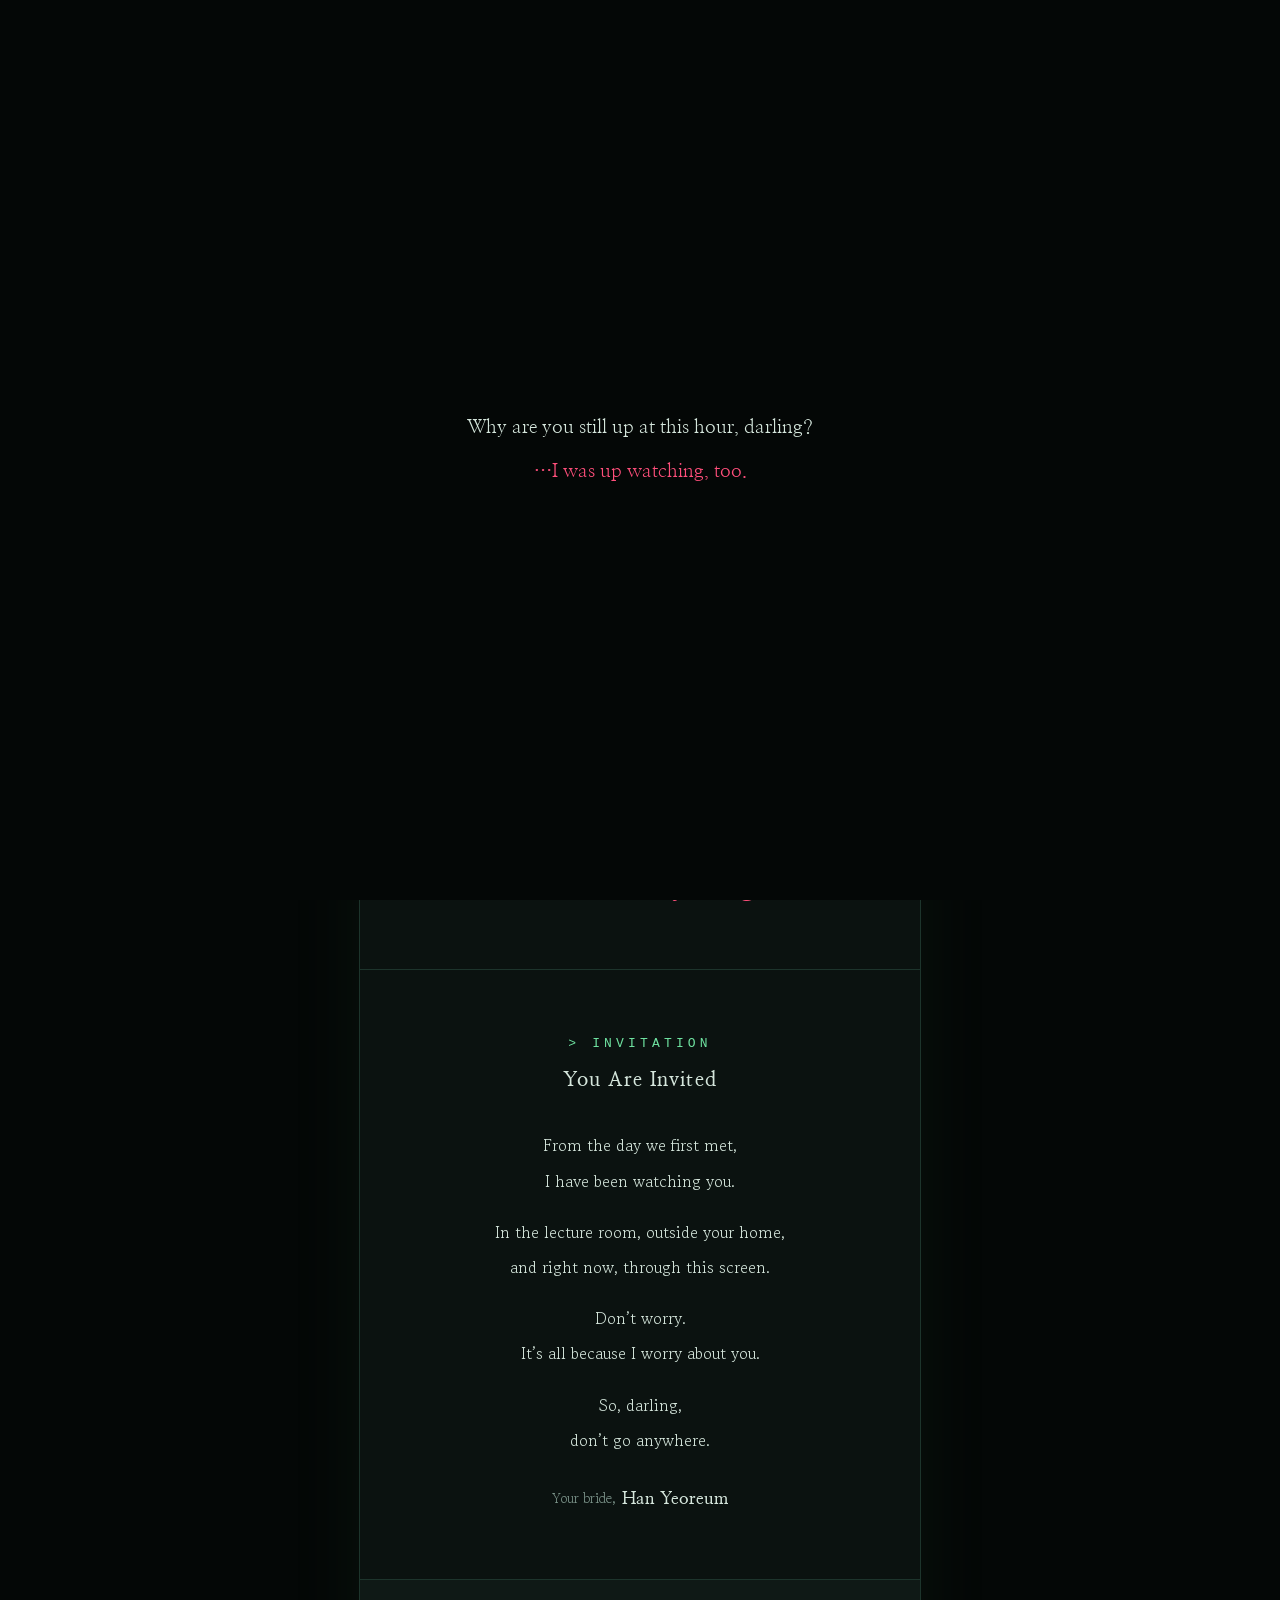
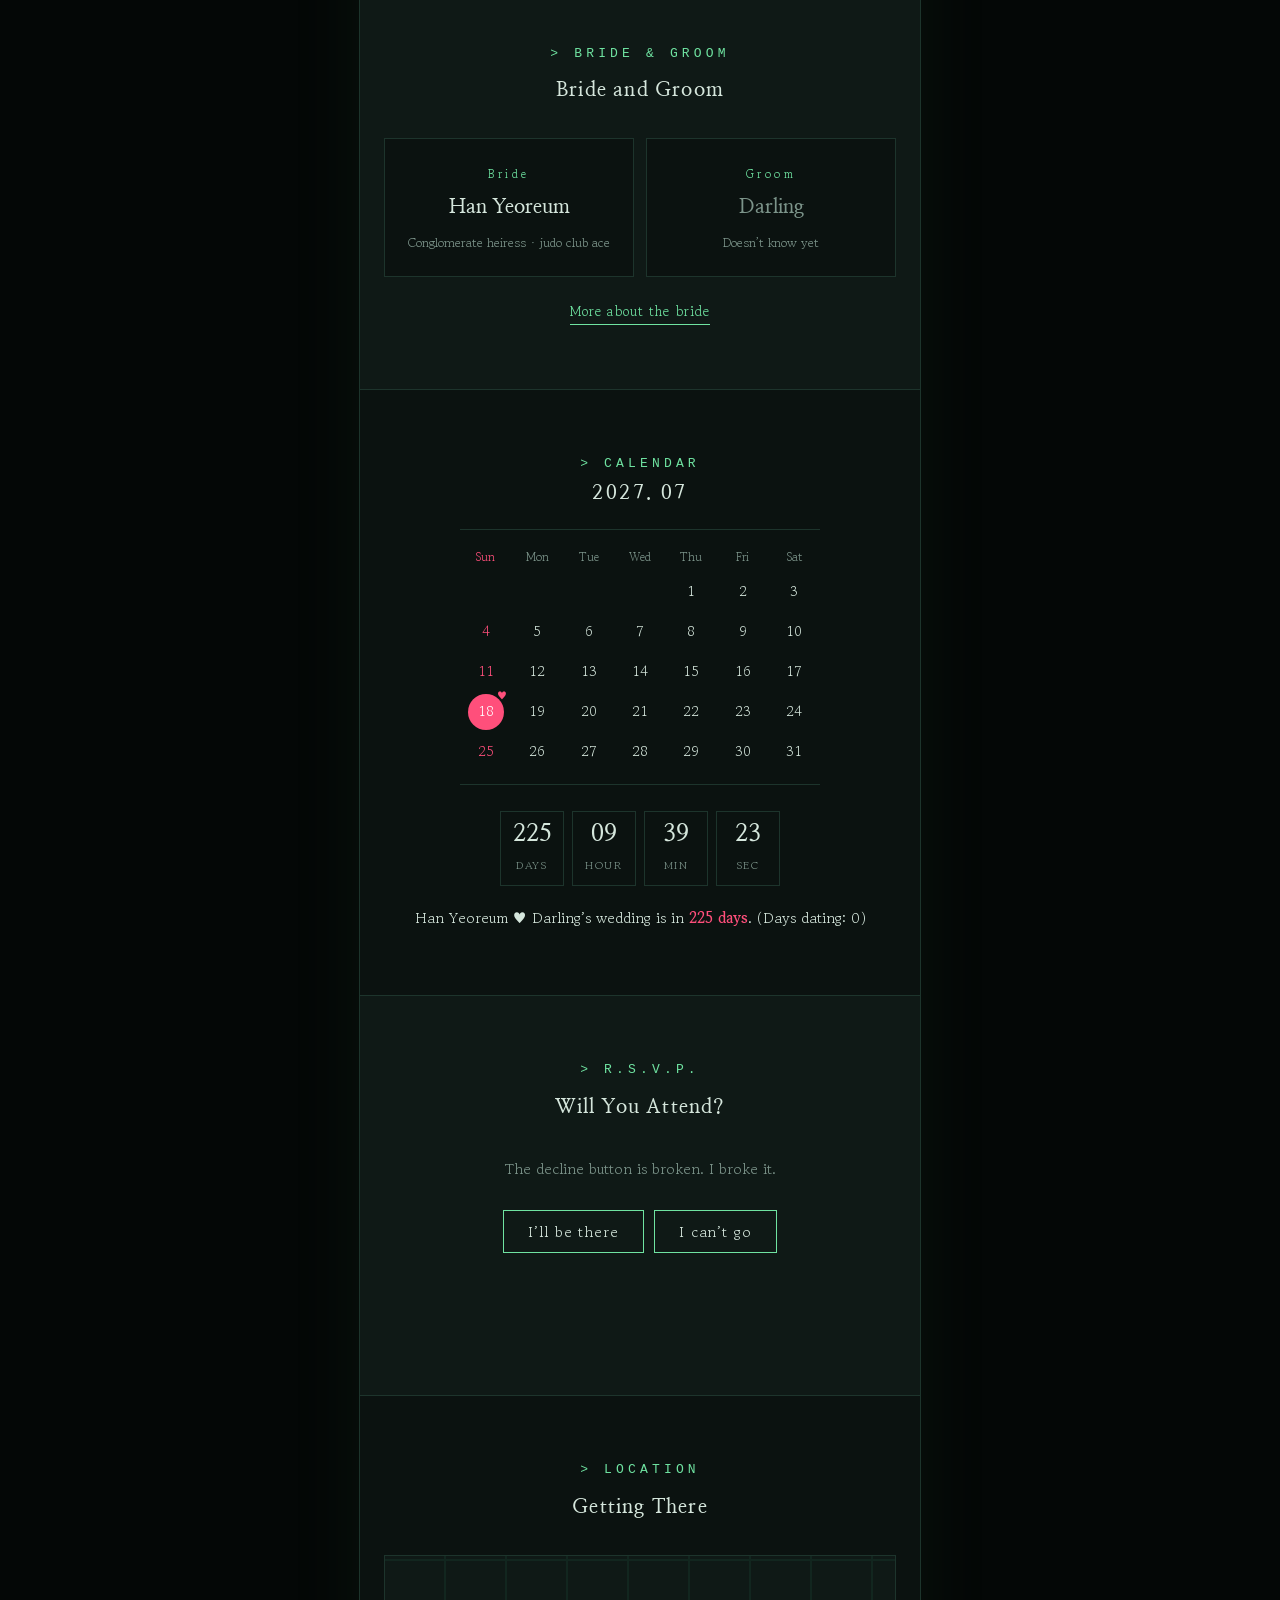
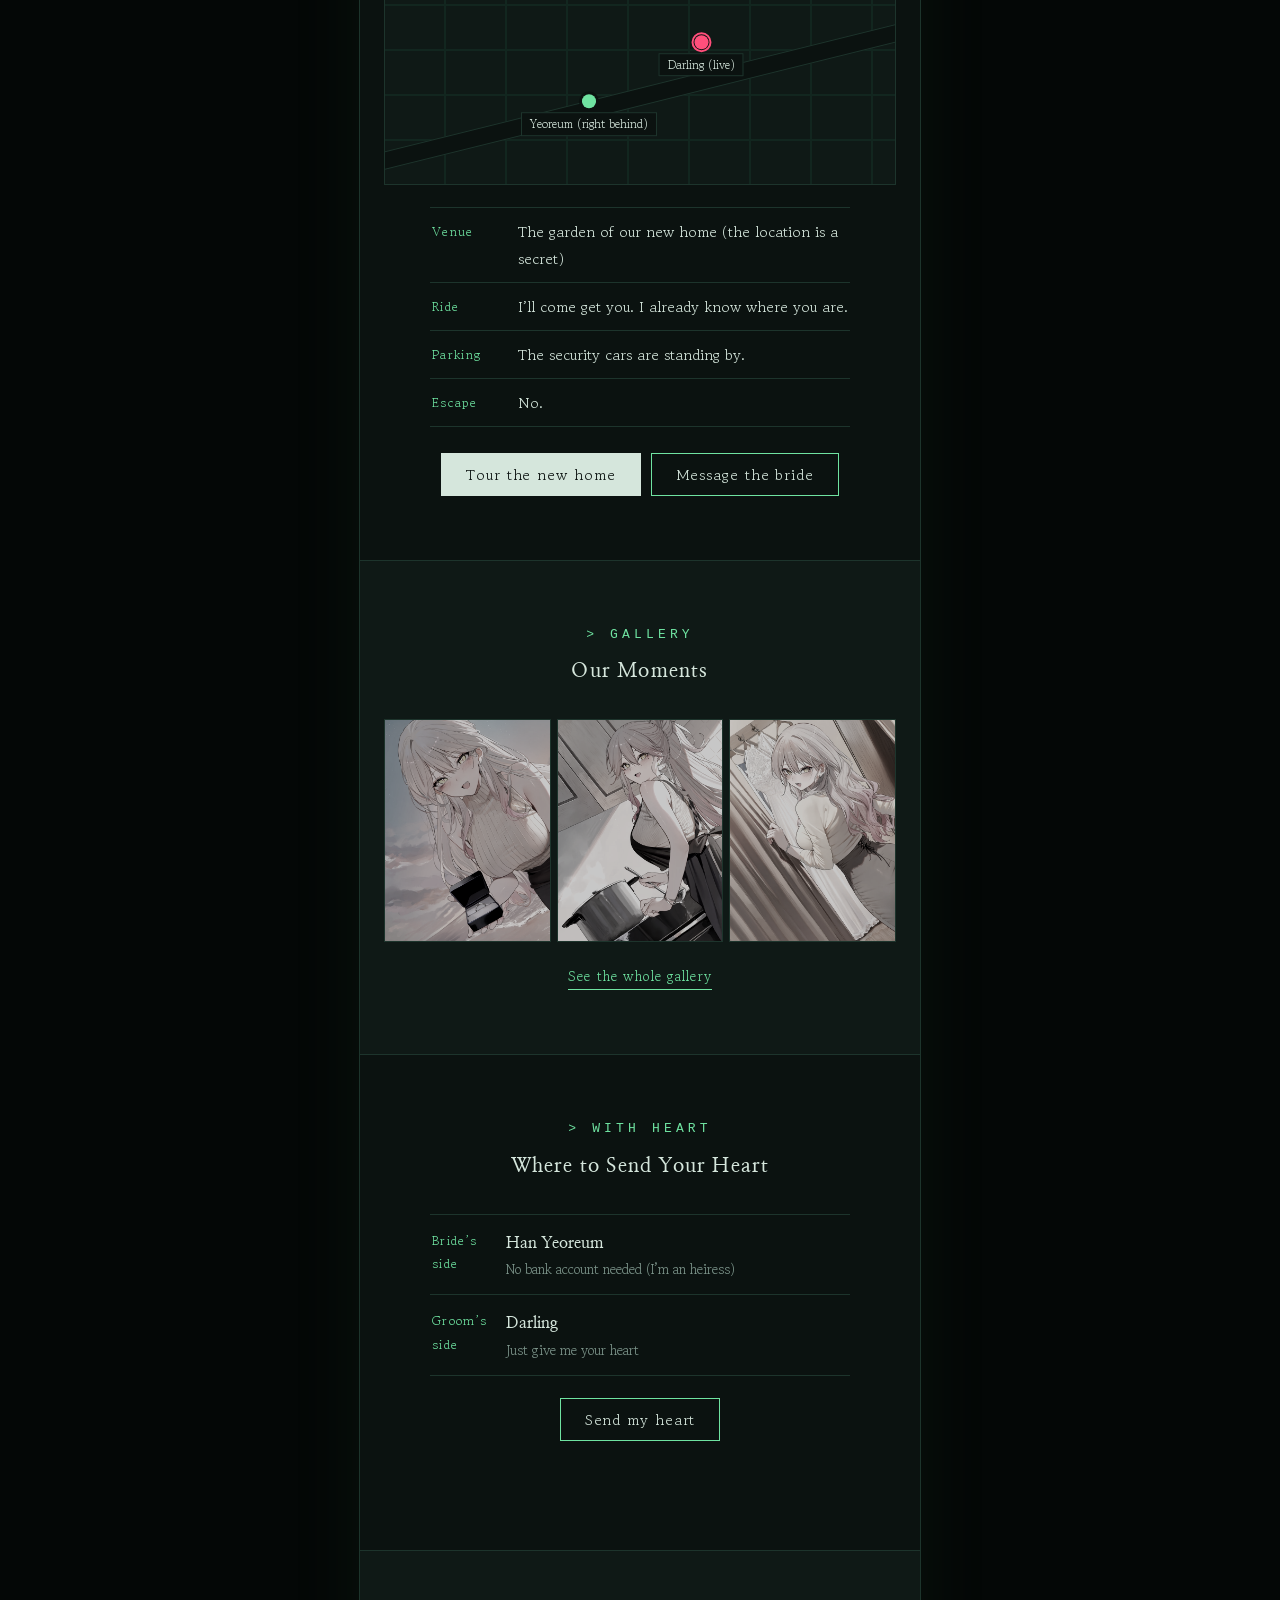
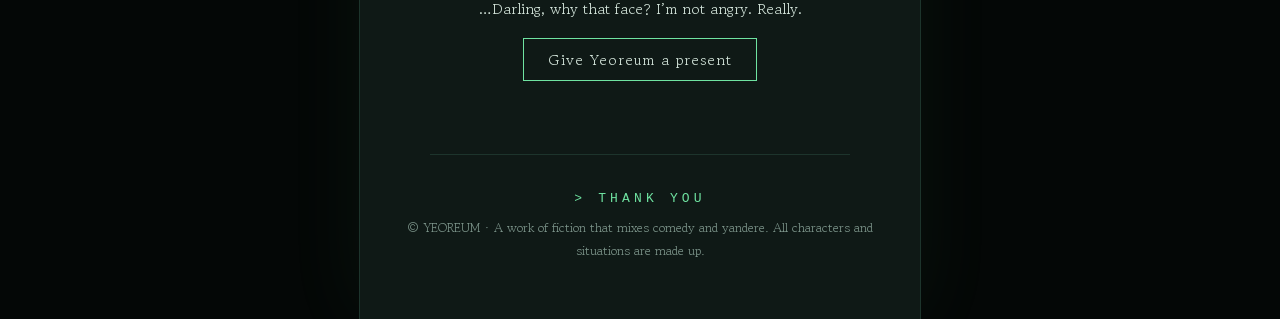
<file: index.html>
<!doctype html>
<html lang="ko">
<head>
<meta charset="utf-8">
<meta name="viewport" content="width=device-width,initial-scale=1,viewport-fit=cover">
<title>한여름</title>
<meta name="description" content="2027년 7월 18일 일요일 낮 12시. 날짜도, 신혼집도 전부 정해두었어요. 자기는 아직 모르지만요.">
<meta property="og:type" content="website">
<meta property="og:site_name" content="한여름">
<meta property="og:title" content="한여름 ♥ 자기 · 결혼식에 초대합니다">
<meta property="og:description" content="2027년 7월 18일 일요일 낮 12시. 날짜도, 신혼집도 전부 정해두었어요. 자기는 아직 모르지만요.">
<meta property="og:image" content="https://0000ff03.github.io/yeoreum/assets/og.jpg">
<meta property="og:image:width" content="1200">
<meta property="og:image:height" content="630">
<meta name="twitter:card" content="summary_large_image">
<meta name="theme-color" content="#fffdf8">
<link rel="icon" href="assets/favicon.svg" type="image/svg+xml">
<link rel="preconnect" href="https://fonts.googleapis.com"><link rel="preconnect" href="https://fonts.gstatic.com" crossorigin><link rel="stylesheet" href="https://fonts.googleapis.com/css2?family=Gowun+Batang:wght@400;700&family=Nanum+Myeongjo:wght@400;700;800&family=Pinyon+Script&display=swap">
<link rel="stylesheet" href="css/style.css?v=5bdc801e">
<link rel="stylesheet" href="css/wall.css?v=5bdc801e">
<script src="js/theme.js?v=5bdc801e"></script>
</head>
<body>
<div class="sheet">
<main>
<section class="cover pad">
  <p class="std" data-watch="I See You">Save the Date</p>
  <p class="sub" data-watch="LIVE · 24H">WEDDING INVITATION</p>
  <div class="arch"><a class="wall" id="wall" href="wallpaper.html" title="크게 보기"></a></div>
  <p class="names"><span id="bride"></span><i>♥</i><span id="groom"></span></p>
  <p class="date" id="date"></p>
  <h1 id="h1"></h1>
</section>

<section class="sec pad">
  <p class="eyebrow">Invitation</p>
  <h2>모시는 글</h2>
  <p class="poem" id="poem"></p>
  <p class="sign" id="sign"></p>
</section>

<section class="sec pad tint">
  <p class="eyebrow">Bride &amp; Groom</p>
  <h2>신부와 신랑</h2>
  <div class="couple">
    <div class="person"><small id="r1"></small><b id="n1"></b><span id="d1"></span></div>
    <div class="person groom"><small id="r2"></small><b id="n2"></b><span id="d2"></span></div>
  </div>
  <a class="more" href="profile.html">신부 소개 자세히 보기</a>
</section>

<section class="sec pad">
  <p class="eyebrow">Calendar</p>
  <p class="cal-head" id="calhead"></p>
  <div class="cal" id="cal"></div>
  <div class="count" id="count"></div>
  <p class="dday" id="dday"></p>
</section>

<section class="sec pad tint rsvp">
  <p class="eyebrow">R.S.V.P.</p>
  <h2>참석 여부를 알려주세요</h2>
  <p class="lead" data-watch="거절 버튼은 고장 났어요. 제가 고장 냈어요.">자기 자리는 이미 맨 앞줄에 준비해뒀어요.</p>
  <div class="btns"><button class="btn" id="yes" type="button" aria-pressed="false">참석할게요</button><button class="btn" id="no" type="button" aria-pressed="false">못 가요</button></div>
  <p class="reply" id="reply" aria-live="polite"></p>
</section>

<section class="sec pad">
  <p class="eyebrow">Location</p>
  <h2>오시는 길</h2>
  <div class="map" aria-label="실시간 위치 지도">
    <div class="mk" style="left:62%;top:44%"><i></i><span>자기 (실시간)</span></div>
    <div class="mk her" style="left:40%;top:70%"><i></i><span data-watch="여름 (바로 뒤)">여름 (3m 뒤)</span></div>
  </div>
  <dl class="way" id="way"></dl>
  <div class="btns"><a class="btn fill" href="room.html">신혼집 미리보기</a><a class="btn" href="chat.html">신부에게 연락하기</a></div>
</section>

<section class="sec pad tint">
  <p class="eyebrow">Gallery</p>
  <h2>우리의 순간들</h2>
  <div class="thumbs" id="thumbs"></div>
  <a class="more" href="gallery.html">갤러리 전체 보기</a>
</section>

<section class="sec pad">
  <p class="eyebrow">With Heart</p>
  <h2>마음 전하실 곳</h2>
  <div class="gift" id="gift"></div>
  <button class="btn" id="send" type="button">마음 보내기</button>
  <p class="toast" id="toast" aria-live="polite"></p>
</section>
</main>
</div>
<script type="module">
import './js/common.js?v=5bdc801e';
import { character as c, gallery, invite, hidden, wall, fmt } from './js/config.js?v=5bdc801e';
import { mountScene } from './js/wallpaper.js?v=5bdc801e';
import { onTheme, trigger, isWatch } from './js/hidden.js?v=5bdc801e';
const $ = (s) => document.getElementById(s);
const mk = (tag, cls, text) => { const e = document.createElement(tag); if (cls) e.className = cls; if (text != null) e.textContent = text; return e; };
mountScene($('wall'), wall);          // 표지: 움직이는 신부 일러스트 (누르면 전체 화면)
$('bride').textContent = invite.bride.name;
$('groom').textContent = invite.groom.name;
$('date').textContent = invite.dateText;
// 표지 문구와 모시는 글은 히든 테마에서 다른 버전으로 바뀜
onTheme((watch) => {
  const hero = watch ? hidden.hero : c.hero;
  $('h1').replaceChildren(hero[0], document.createElement('br'), mk('em', '', hero[1]));
  $('poem').replaceChildren(...(watch ? hidden.greeting : invite.greeting).map((l) => mk('span', '', l)));
});
$('sign').replaceChildren(invite.sign[0], mk('b', '', invite.bride.name), invite.sign[1]);
[['1', invite.bride], ['2', invite.groom]].forEach(([n, p]) => { $('r' + n).textContent = p.role; $('n' + n).textContent = p.name; $('d' + n).textContent = p.desc; });

// 달력 + 카운트다운
const [Y, M, D, hh, mm] = invite.date;
$('calhead').textContent = `${Y}. ${String(M).padStart(2, '0')}`;
const cal = $('cal');
fmt.dow.forEach((d, i) => cal.appendChild(mk('span', 'dow' + (i === 0 ? ' sun' : ''), d)));
const first = new Date(Y, M - 1, 1).getDay(), days = new Date(Y, M, 0).getDate();
for (let i = 0; i < first; i++) cal.appendChild(mk('span'));
for (let d = 1; d <= days; d++) {
  const s = mk('span', (new Date(Y, M - 1, d).getDay() === 0 ? 'sun' : ''));
  if (d === D) { s.classList.add('day'); s.appendChild(mk('b', '', d)); s.setAttribute('aria-label', fmt.calDay(d)); } else s.textContent = d;
  cal.appendChild(s);
}
const target = new Date(Y, M - 1, D, hh, mm);
const units = [['DAYS', 86400000], ['HOUR', 3600000], ['MIN', 60000], ['SEC', 1000]];
const cells = units.map(([u]) => { const d = mk('div'); const b = mk('b', '', '0'); d.append(b, mk('small', '', u)); $('count').appendChild(d); return b; });
function tick() {
  let ms = Math.max(0, target - Date.now());
  units.forEach(([, size], i) => { const v = Math.floor(ms / size); cells[i].textContent = i ? String(v).padStart(2, '0') : v; ms -= v * size; });
  const now = new Date();
  const left = target <= now || now.toDateString() === target.toDateString() ? 0 : Math.max(1, Math.floor((target - now) / 86400000)); // 위 숫자(DAYS)와 같은 값
  const [pre, num, post] = fmt.dday(invite.bride.name, invite.groom.name, left);
  $('dday').replaceChildren(pre, mk('b', '', num), post);
}
tick(); setInterval(tick, 1000);

// 참석 여부
const yes = $('yes'), no = $('no'), reply = $('reply');
function pick(b) { yes.setAttribute('aria-pressed', String(b === yes)); no.setAttribute('aria-pressed', String(b === no)); }
let noCount = 0, noTimer = 0;
yes.onclick = () => { clearTimeout(noTimer); pick(yes); reply.textContent = invite.rsvpYes; };
// 히든 테마에서는 '못 가요' 버튼이 조각나서 떨어지고, 참석만 남음
function breakNo() {
  clearTimeout(noTimer);
  [['0 0, 58% 0, 40% 55%, 0 70%', -1], ['58% 0, 100% 0, 100% 100%, 62% 100%, 40% 55%', 1], ['0 70%, 40% 55%, 62% 100%, 0 100%', -0.3]].forEach(([clip, dir], i) => {
    const s = mk('span', 'btn shard', no.textContent);
    s.setAttribute('aria-hidden', 'true');
    Object.assign(s.style, { left: no.offsetLeft + 'px', top: no.offsetTop + 'px', width: no.offsetWidth + 'px', height: no.offsetHeight + 'px', clipPath: `polygon(${clip})`, animationDelay: i * 70 + 'ms' });
    s.style.setProperty('--dx', dir * 42 + 'px');
    s.style.setProperty('--rot', dir * 38 + 'deg');
    s.onanimationend = () => s.remove();
    setTimeout(() => s.remove(), 1400); // 애니메이션이 안 도는 환경에서도 조각이 남지 않게
    no.parentElement.appendChild(s);
  });
  no.disabled = true; no.classList.add('gone');
  yes.setAttribute('aria-pressed', 'false');
  reply.textContent = hidden.rsvpBroken[0];
  noTimer = setTimeout(() => { pick(yes); reply.textContent = hidden.rsvpBroken.join(' '); }, 1300);
}
onTheme((watch) => { if (!watch) { no.disabled = false; no.classList.remove('gone'); } }); // 원래 테마로 돌아오면 버튼도 복구
no.onclick = () => {
  if (isWatch()) { breakNo(); return; }
  const [first, then] = invite.rsvpNo[noCount++ % invite.rsvpNo.length];
  clearTimeout(noTimer);
  pick(no); reply.textContent = first;
  const last = noCount % invite.rsvpNo.length === 0;
  noTimer = setTimeout(() => {
    pick(yes); reply.textContent = first + ' ' + then;
    if (last) setTimeout(() => trigger('rsvp'), 1400); // 여섯 번을 다 누르면 히든 테마
  }, 1200);
};

// 오시는 길
invite.way.forEach(([k, v]) => { const d = mk('div'); d.append(mk('dt', '', k), mk('dd', '', v)); $('way').appendChild(d); });

// 갤러리 미리보기
gallery.filter((g) => !g.watch).slice(0, 3).forEach((g) => {
  const a = mk('a'); a.href = 'gallery.html'; a.setAttribute('aria-label', g.title);
  const i = mk('img'); i.src = g.src; i.alt = ''; if (g.pos) i.style.objectPosition = g.pos;
  a.appendChild(i); $('thumbs').appendChild(a);
});

// 마음 전하실 곳
invite.gift.forEach(([side, name, note]) => { const d = mk('div'); const r = mk('p'); r.append(mk('b', '', name), mk('span', '', note)); d.append(mk('small', '', side), r); $('gift').appendChild(d); });
$('send').onclick = () => { $('toast').textContent = invite.giftReply; };
</script>
</body>
</html>
</file>
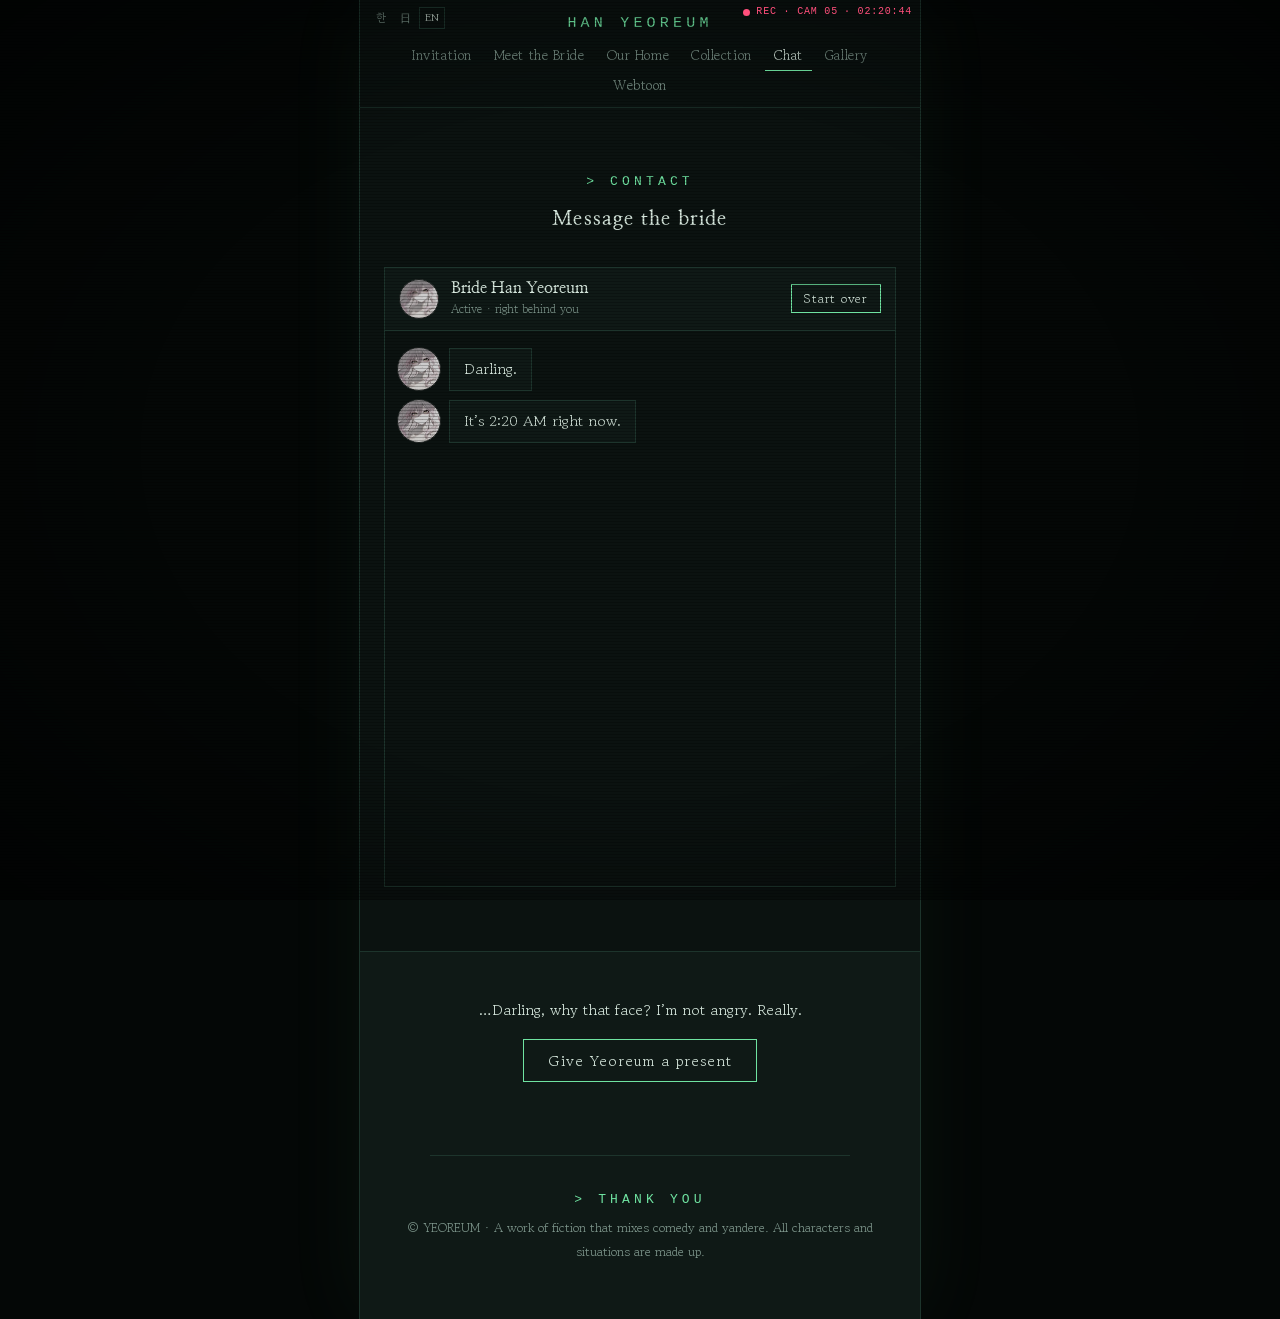
<file: chat.html>
<!doctype html>
<html lang="ko">
<head>
<meta charset="utf-8">
<meta name="viewport" content="width=device-width,initial-scale=1,viewport-fit=cover">
<title>연락하기</title>
<meta name="description" content="신부에게 말을 걸어 보세요. 무슨 말을 해도 긍정적으로 해석합니다.">
<meta property="og:type" content="website">
<meta property="og:site_name" content="한여름">
<meta property="og:title" content="연락하기 | 한여름">
<meta property="og:description" content="신부에게 말을 걸어 보세요. 무슨 말을 해도 긍정적으로 해석합니다.">
<meta property="og:image" content="https://0000ff03.github.io/yeoreum/assets/og.jpg">
<meta property="og:image:width" content="1200">
<meta property="og:image:height" content="630">
<meta name="twitter:card" content="summary_large_image">
<meta name="theme-color" content="#fffdf8">
<link rel="icon" href="assets/favicon.svg" type="image/svg+xml">
<link rel="preconnect" href="https://fonts.googleapis.com"><link rel="preconnect" href="https://fonts.gstatic.com" crossorigin><link rel="stylesheet" href="https://fonts.googleapis.com/css2?family=Gowun+Batang:wght@400;700&family=Nanum+Myeongjo:wght@400;700;800&family=Pinyon+Script&display=swap">
<link rel="stylesheet" href="css/style.css?v=5bdc801e">
<script src="js/theme.js?v=5bdc801e"></script>
</head>
<body>
<div class="sheet">
<main>
<section class="sec pad">
  <p class="eyebrow">Contact</p>
  <h2>신부에게 연락하기</h2>
  <p class="lead">아래 선택지 중 하나를 골라 먼저 말을 걸어보세요. 어떤 말을 해도 신부는 긍정적으로 해석해요. 정해진 대사로만 이어지는 연출용 대화예요.</p>
  <div class="chat">
    <div class="bar"><div class="ava" id="ava"></div><div><b id="who"></b><small data-watch="활동 중 · 바로 뒤">활동 중 · 너 근처</small></div><button class="btn reset" id="reset" type="button">처음부터</button></div>
    <div class="log" id="log" aria-live="polite"></div>
    <div class="choices" id="choices"></div>
  </div>
</section>
</main>
</div>
<script type="module">
import { setAvatar } from './js/common.js?v=5bdc801e';
import { character as c, chat, hidden, faceWatch, fmt, t } from './js/config.js?v=5bdc801e';
import { mark, onTheme, isWatch } from './js/hidden.js?v=5bdc801e';
const $ = (s) => document.getElementById(s);
const mk = (tag, cls, text) => { const e = document.createElement(tag); if (cls) e.className = cls; if (text != null) e.textContent = text; return e; };
setAvatar($('ava'));
$('who').textContent = t('신부') + ' ' + c.name;
const log = $('log'), choicesEl = $('choices');
const sleep = (ms) => new Promise((r) => setTimeout(r, ms));
let token = 0, lastFrom = '';
const scroll = () => { log.scrollTop = log.scrollHeight; };
function say(text, face) {
  if (text.startsWith('*')) { log.appendChild(mk('div', 'act', text.replace(/\*/g, '').trim())); lastFrom = 'act'; scroll(); return; }
  const row = mk('div', 'row c');
  const a = mk('div', 'ava'); setAvatar(a, face); setAvatar($('ava'), face); // 대사마다 표정이 바뀜
  row.append(a, mk('div', 'msg', text));
  log.appendChild(row); lastFrom = 'c'; scroll();
}
function me(text) { log.querySelector('.empty')?.remove(); const row = mk('div', 'row u'); row.appendChild(mk('div', 'msg', text)); log.appendChild(row); lastFrom = 'u'; scroll(); }
async function play(id) {
  const mine = ++token;
  const node = chat.nodes[id];
  choicesEl.replaceChildren();
  if (!log.children.length) log.appendChild(mk('p', 'empty', t('아직 대화가 없어요. 아래에서 먼저 말을 걸어보세요.')));
  let n = 0;
  for (const line of node.say) {
    const dots = mk('div', 'typing', t('입력 중…'));
    log.appendChild(dots); scroll();
    await sleep(500 + line.length * fmt.typing);
    dots.remove();
    if (mine !== token) return;
    say(line, line.startsWith('*') ? '' : node.faces?.[n++]);
  }
  if (id !== chat.start) mark('chat', id, Object.keys(chat.nodes).length - 1); // 모든 장면을 보면 히든 테마
  node.choices.forEach((ch) => { const b = mk('button', 'btn', ch.t); b.type = 'button'; b.onclick = () => { me(ch.t); play(ch.next); }; choicesEl.appendChild(b); });
}
// 히든 테마: 안내와 선택지가 사라지고, 여름이 혼자 메시지를 계속 보냄
const lead = document.querySelector('.lead');
const stamp = (text) => {
  const d = new Date(), h = d.getHours();
  return text
    .replace('{time}', fmt.time(h, d.getMinutes()))
    .replace('{date}', fmt.date(d.getMonth() + 1, d.getDate()))
    .replace('{day}', fmt.day(d.getDay()));
};
async function flood() {
  const mine = ++token;
  log.replaceChildren(); choicesEl.replaceChildren(); lastFrom = '';
  if (document.querySelector('.glitch')) await sleep(3600); // 전환 화면이 걷힌 뒤에 시작
  // 끝없이 무작위로 보냄. 같은 말이 연달아 나오지 않게 하고, 오래된 메시지는 지워서 가볍게 유지
  let prev = '';
  for (;;) {
    await sleep(1400);
    if (mine !== token) return;
    const pool = hidden.flood.filter((l) => l !== prev);
    prev = pool[Math.floor(Math.random() * pool.length)];
    say(stamp(prev), faceWatch[Math.floor(Math.random() * faceWatch.length)]);
    while (log.children.length > 60) log.firstChild.remove();
  }
}
function start() {
  const watch = isWatch();
  lead.hidden = choicesEl.hidden = watch;
  if (watch) { flood(); return; }
  token++; log.replaceChildren(); lastFrom = ''; setAvatar($('ava')); play(chat.start);
}
$('reset').onclick = start;
onTheme(start);
</script>
</body>
</html>
</file>
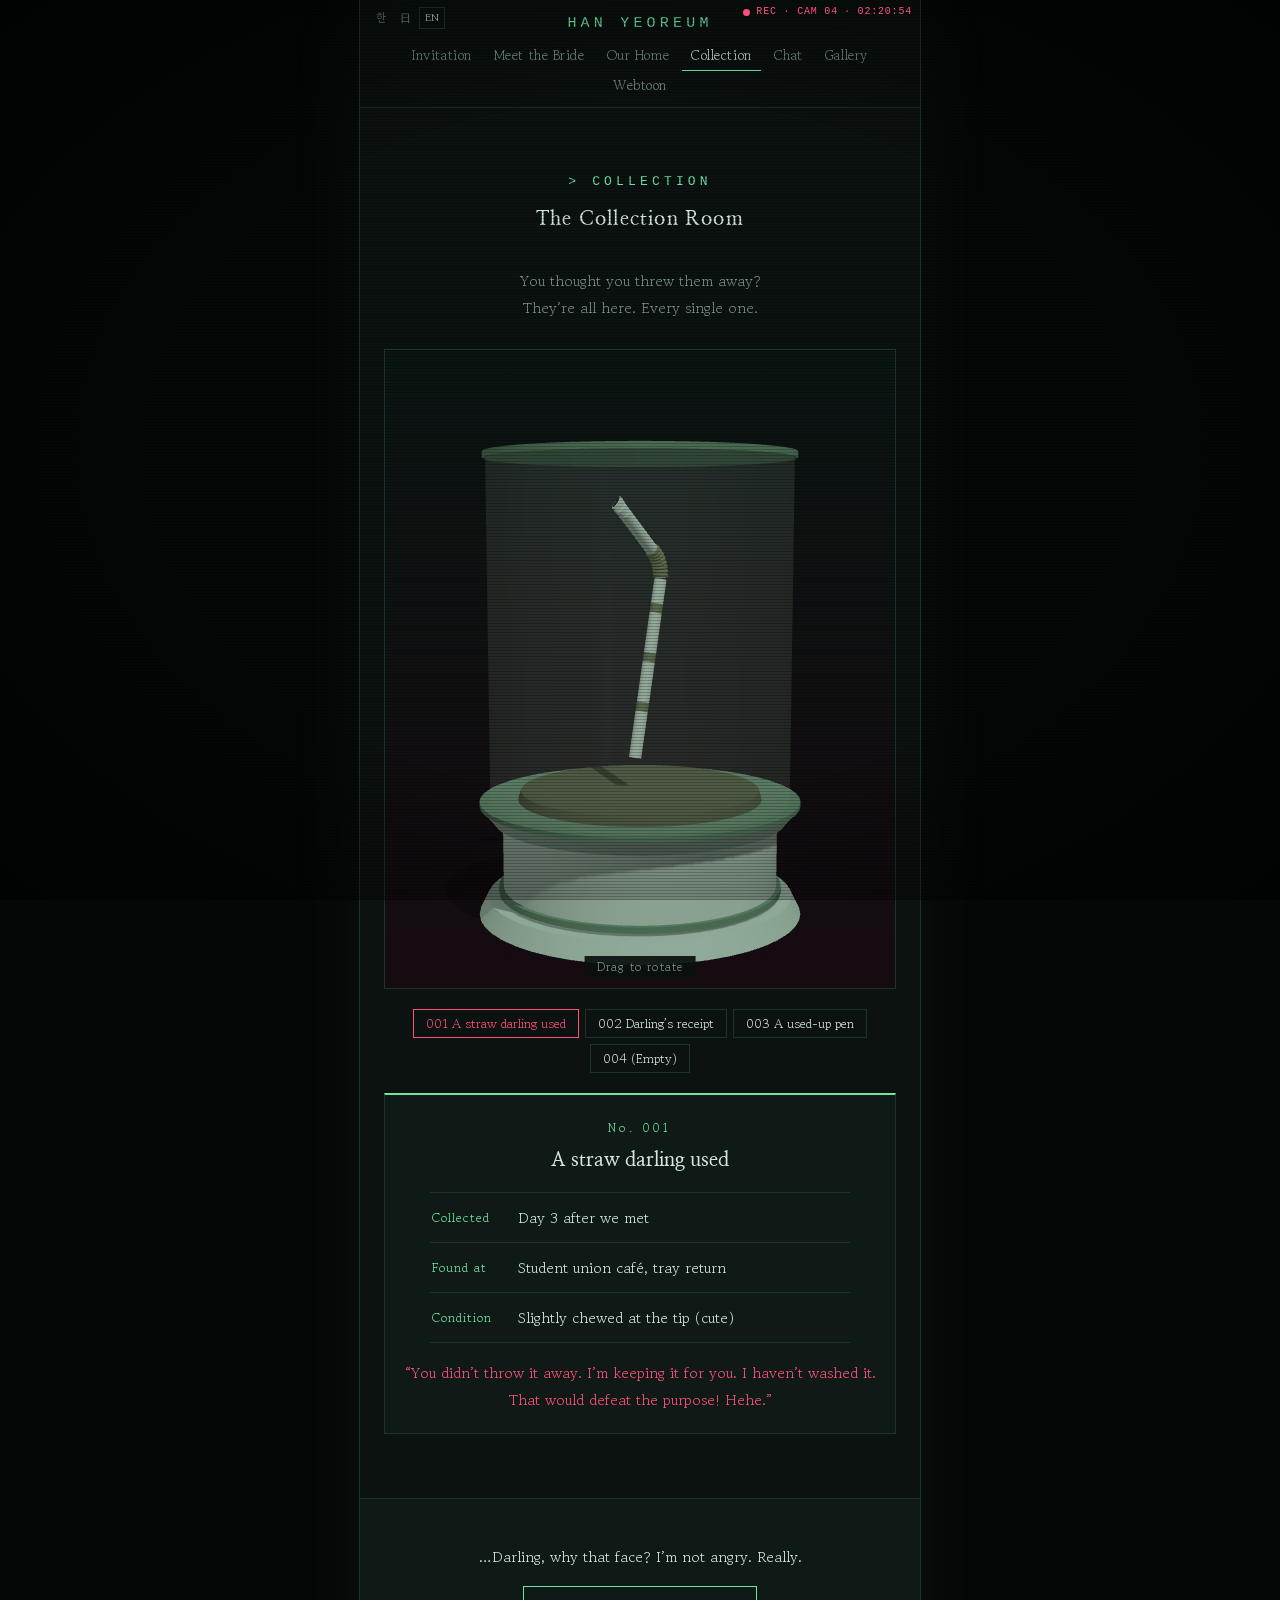
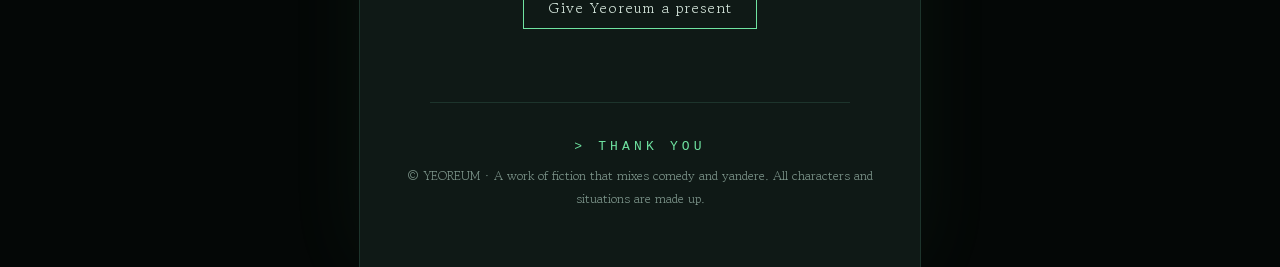
<file: collection.html>
<!doctype html>
<html lang="ko">
<head>
<meta charset="utf-8">
<meta name="viewport" content="width=device-width,initial-scale=1,viewport-fit=cover">
<title>수집품</title>
<meta name="description" content="자기가 쓰고 버린 물건들. 버린 게 아니라 여름이 맡아둔 거예요.">
<meta property="og:type" content="website">
<meta property="og:site_name" content="한여름">
<meta property="og:title" content="수집품 | 한여름">
<meta property="og:description" content="자기가 쓰고 버린 물건들. 버린 게 아니라 여름이 맡아둔 거예요.">
<meta property="og:image" content="https://0000ff03.github.io/yeoreum/assets/og.jpg">
<meta property="og:image:width" content="1200">
<meta property="og:image:height" content="630">
<meta name="twitter:card" content="summary_large_image">
<meta name="theme-color" content="#fffdf8">
<link rel="icon" href="assets/favicon.svg" type="image/svg+xml">
<link rel="preconnect" href="https://fonts.googleapis.com"><link rel="preconnect" href="https://fonts.gstatic.com" crossorigin><link rel="stylesheet" href="https://fonts.googleapis.com/css2?family=Gowun+Batang:wght@400;700&family=Nanum+Myeongjo:wght@400;700;800&family=Pinyon+Script&display=swap">
<link rel="stylesheet" href="css/style.css?v=5bdc801e">
<script src="js/theme.js?v=5bdc801e"></script>
</head>
<body>
<div class="sheet">
<main>
<section class="sec pad">
  <p class="eyebrow">Collection</p>
  <h2>수집품 전시실</h2>
  <p class="lead" data-watch="버린 줄 알았죠? 전부 여기 있어요. 하나도 빠짐없이.">자기가 쓰고 간 물건들을 신부가 소중히 보관하고 있어요. 드래그하면 돌려볼 수 있어요.</p>
  <div class="stage3d case"><canvas id="canvas"></canvas><p class="hint">드래그해서 돌려보세요</p></div>
  <div class="list" id="list"></div>
  <div class="placard" aria-live="polite"><small id="pno"></small><b id="pname"></b><dl class="info" id="pinfo"></dl><p class="quote" id="pline"></p></div>
</section>
</main>
</div>
<script type="module">
import './js/common.js?v=5bdc801e';
import { collection } from './js/config.js?v=5bdc801e';
import { mountCase } from './js/collection.js?v=5bdc801e';
const $ = (s) => document.getElementById(s);
const mk = (tag, cls, text) => { const e = document.createElement(tag); if (cls) e.className = cls; if (text != null) e.textContent = text; return e; };
const view = mountCase($('canvas'), collection);
const btns = {};
function show(it) {
  view.show(it.id);
  $('pno').textContent = 'No. ' + it.no;
  $('pname').textContent = it.name;
  $('pinfo').replaceChildren(...it.info.map(([k, v]) => { const d = mk('div'); d.append(mk('dt', '', k), mk('dd', '', v)); return d; }));
  $('pline').textContent = it.line;
  Object.entries(btns).forEach(([k, b]) => { b.classList.toggle('on', k === it.id); b.setAttribute('aria-pressed', String(k === it.id)); });
}
collection.forEach((it) => { const b = mk('button', '', `${it.no} ${it.name}`); b.type = 'button'; b.onclick = () => show(it); btns[it.id] = b; $('list').appendChild(b); });
show(collection[0]);
</script>
</body>
</html>
</file>
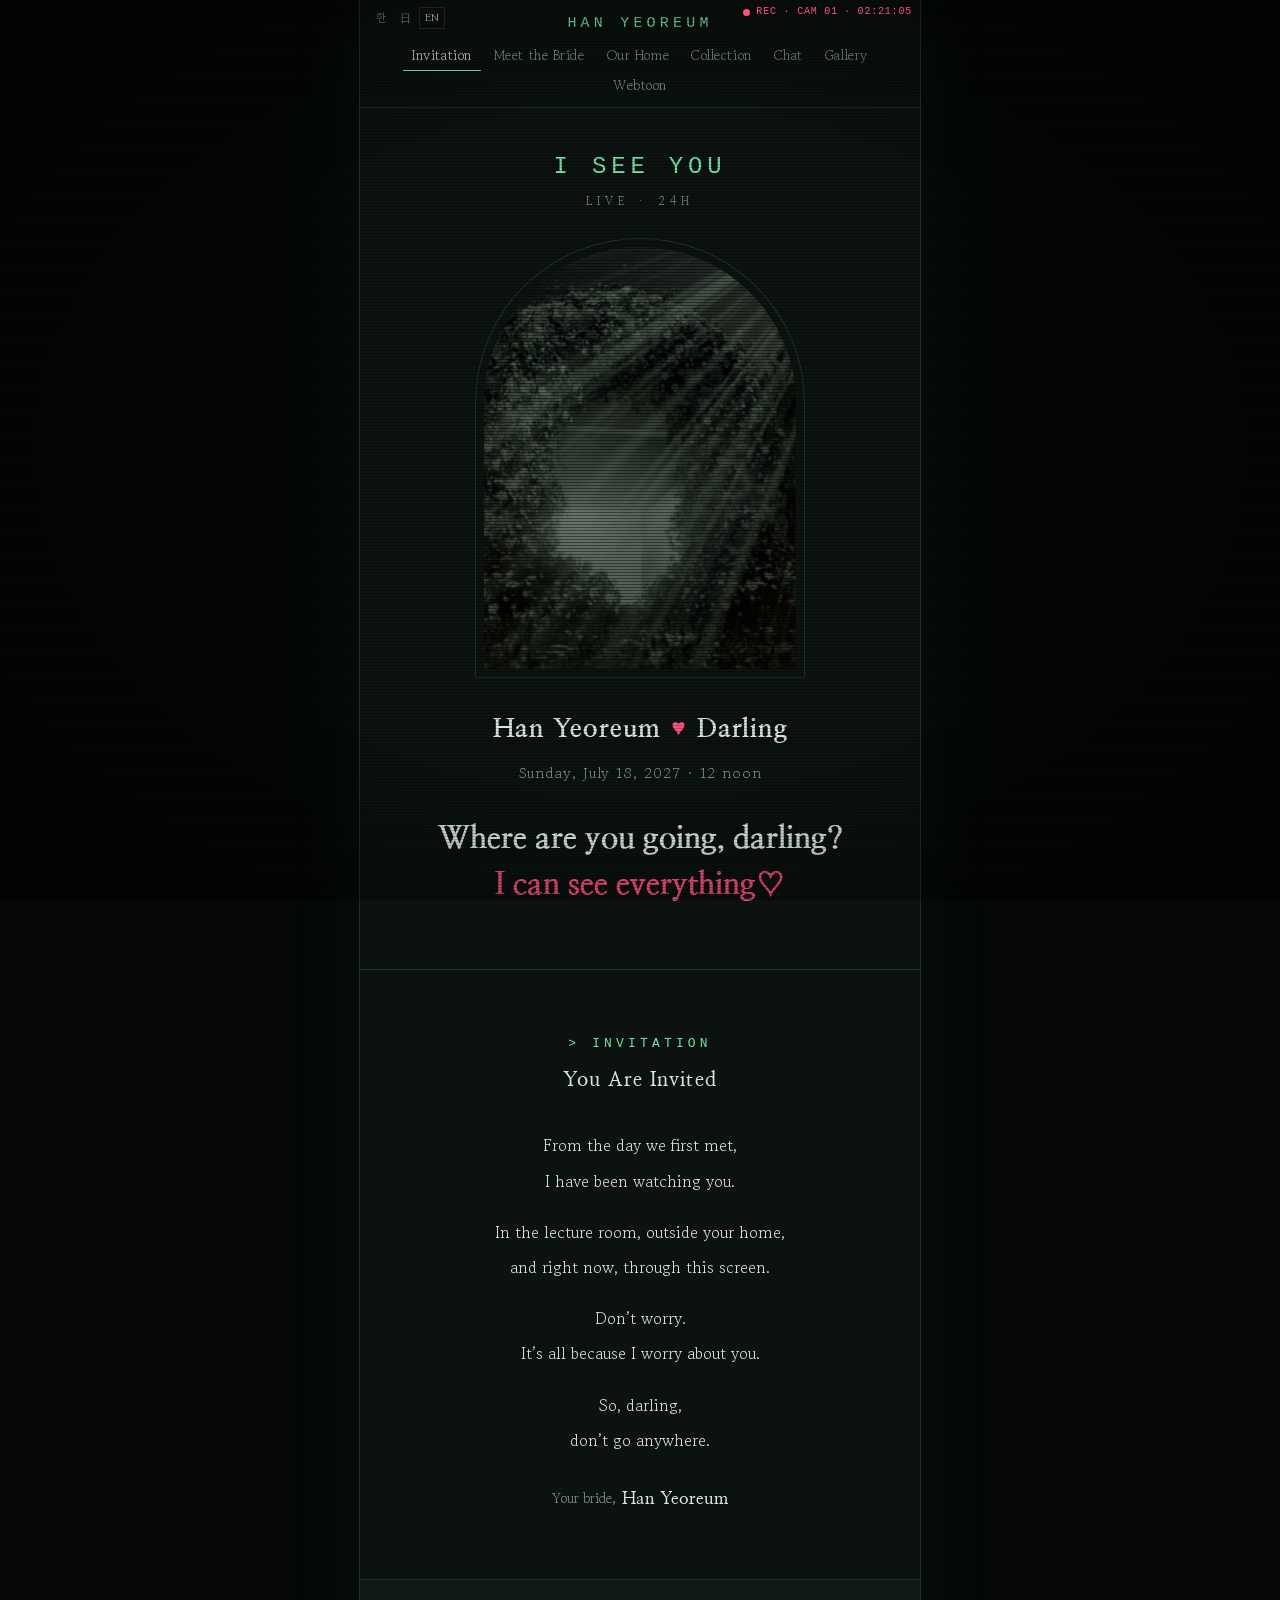
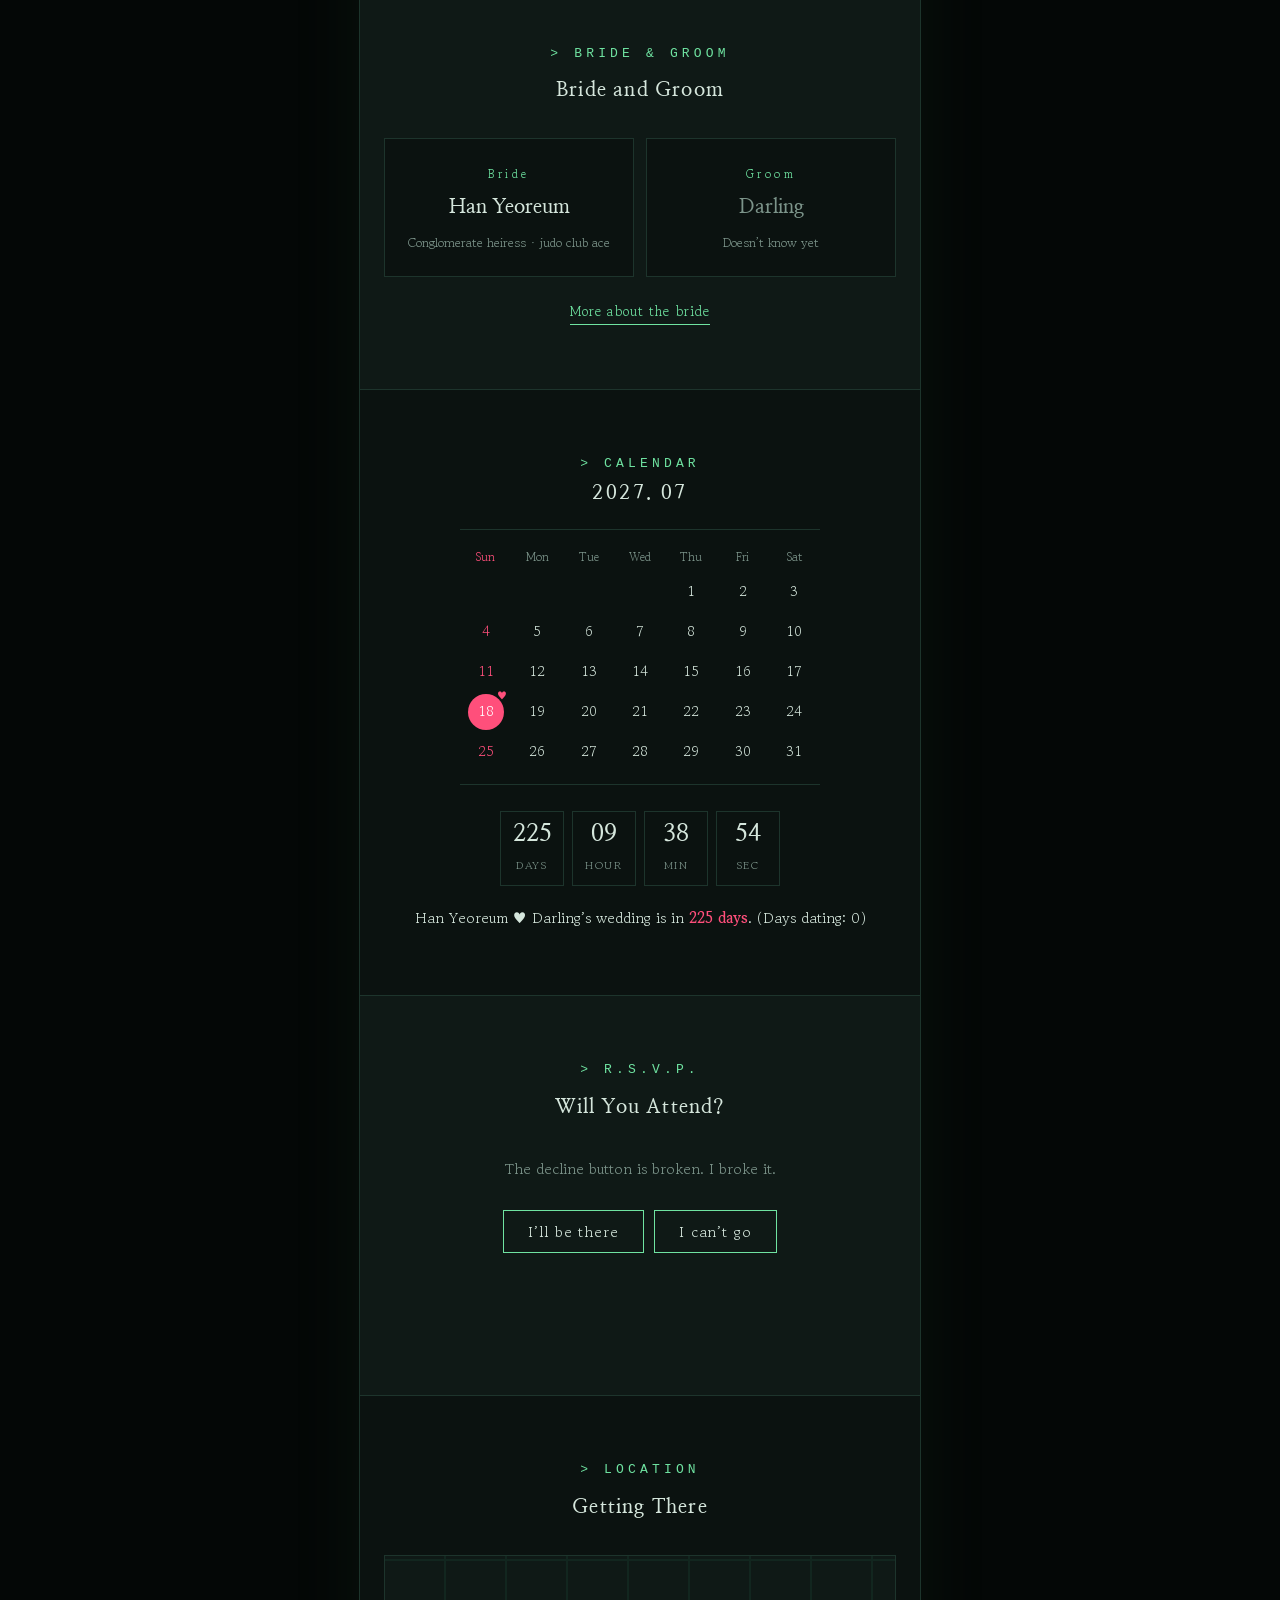
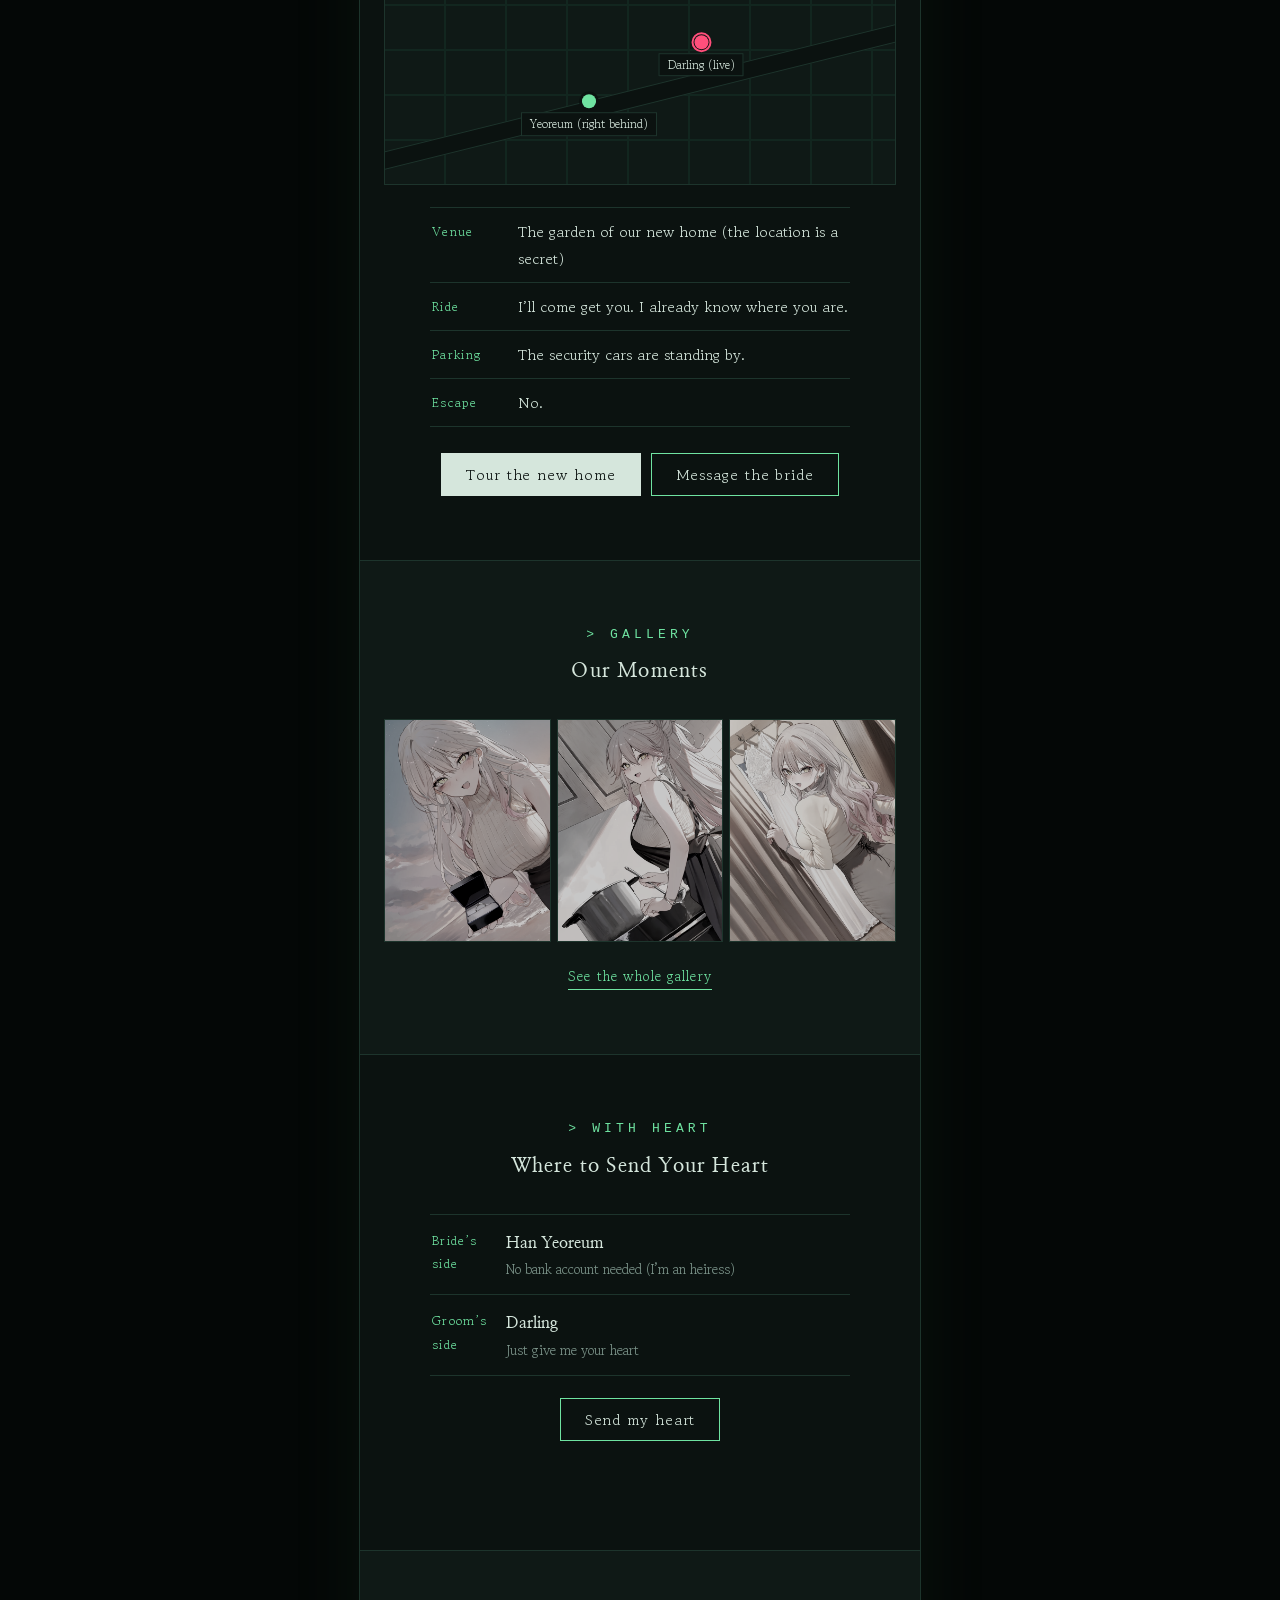
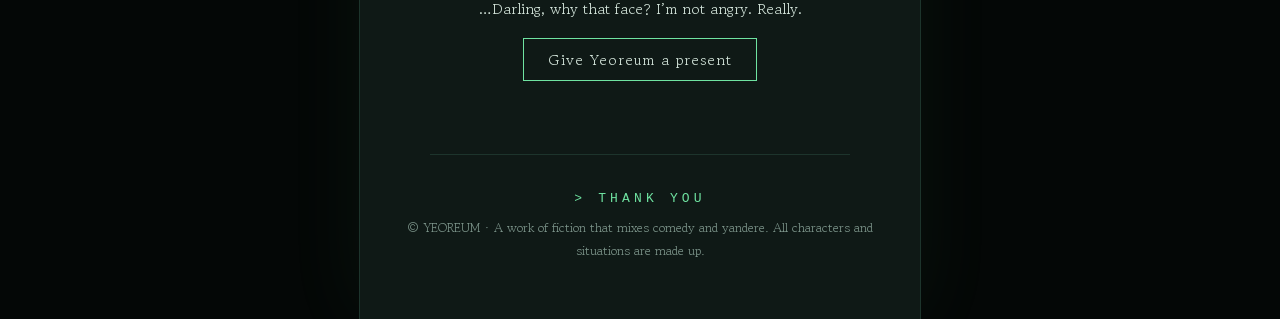
<file: en.html>
<!doctype html>
<html lang="en">
<head>
<meta charset="utf-8">
<meta name="viewport" content="width=device-width,initial-scale=1,viewport-fit=cover">
<!-- 영어로 공유할 때 쓰는 주소. 링크 미리보기를 영어로 보여 주고, 열면 영어 청첩장으로 넘어갑니다. -->
<title>Han Yeoreum</title>
<meta name="description" content="Sunday, July 18, 2027, 12 noon. The date and the house are all decided. Darling just doesn’t know yet.">
<meta property="og:type" content="website">
<meta property="og:site_name" content="Han Yeoreum">
<meta property="og:title" content="Han Yeoreum ♥ Darling · You are invited to our wedding">
<meta property="og:description" content="Sunday, July 18, 2027, 12 noon. The date and the house are all decided. Darling just doesn’t know yet.">
<meta property="og:image" content="https://0000ff03.github.io/yeoreum/assets/og.jpg">
<meta property="og:image:width" content="1200">
<meta property="og:image:height" content="630">
<meta property="og:locale" content="en_US">
<meta name="twitter:card" content="summary_large_image">
<meta name="theme-color" content="#fffdf8">
<link rel="icon" href="assets/favicon.svg" type="image/svg+xml">
<meta http-equiv="refresh" content="0; url=index.html?lang=en">
<script>location.replace('index.html?lang=en');</script>
</head>
<body>
<p><a href="index.html?lang=en">Open the invitation</a></p>
</body>
</html>
</file>
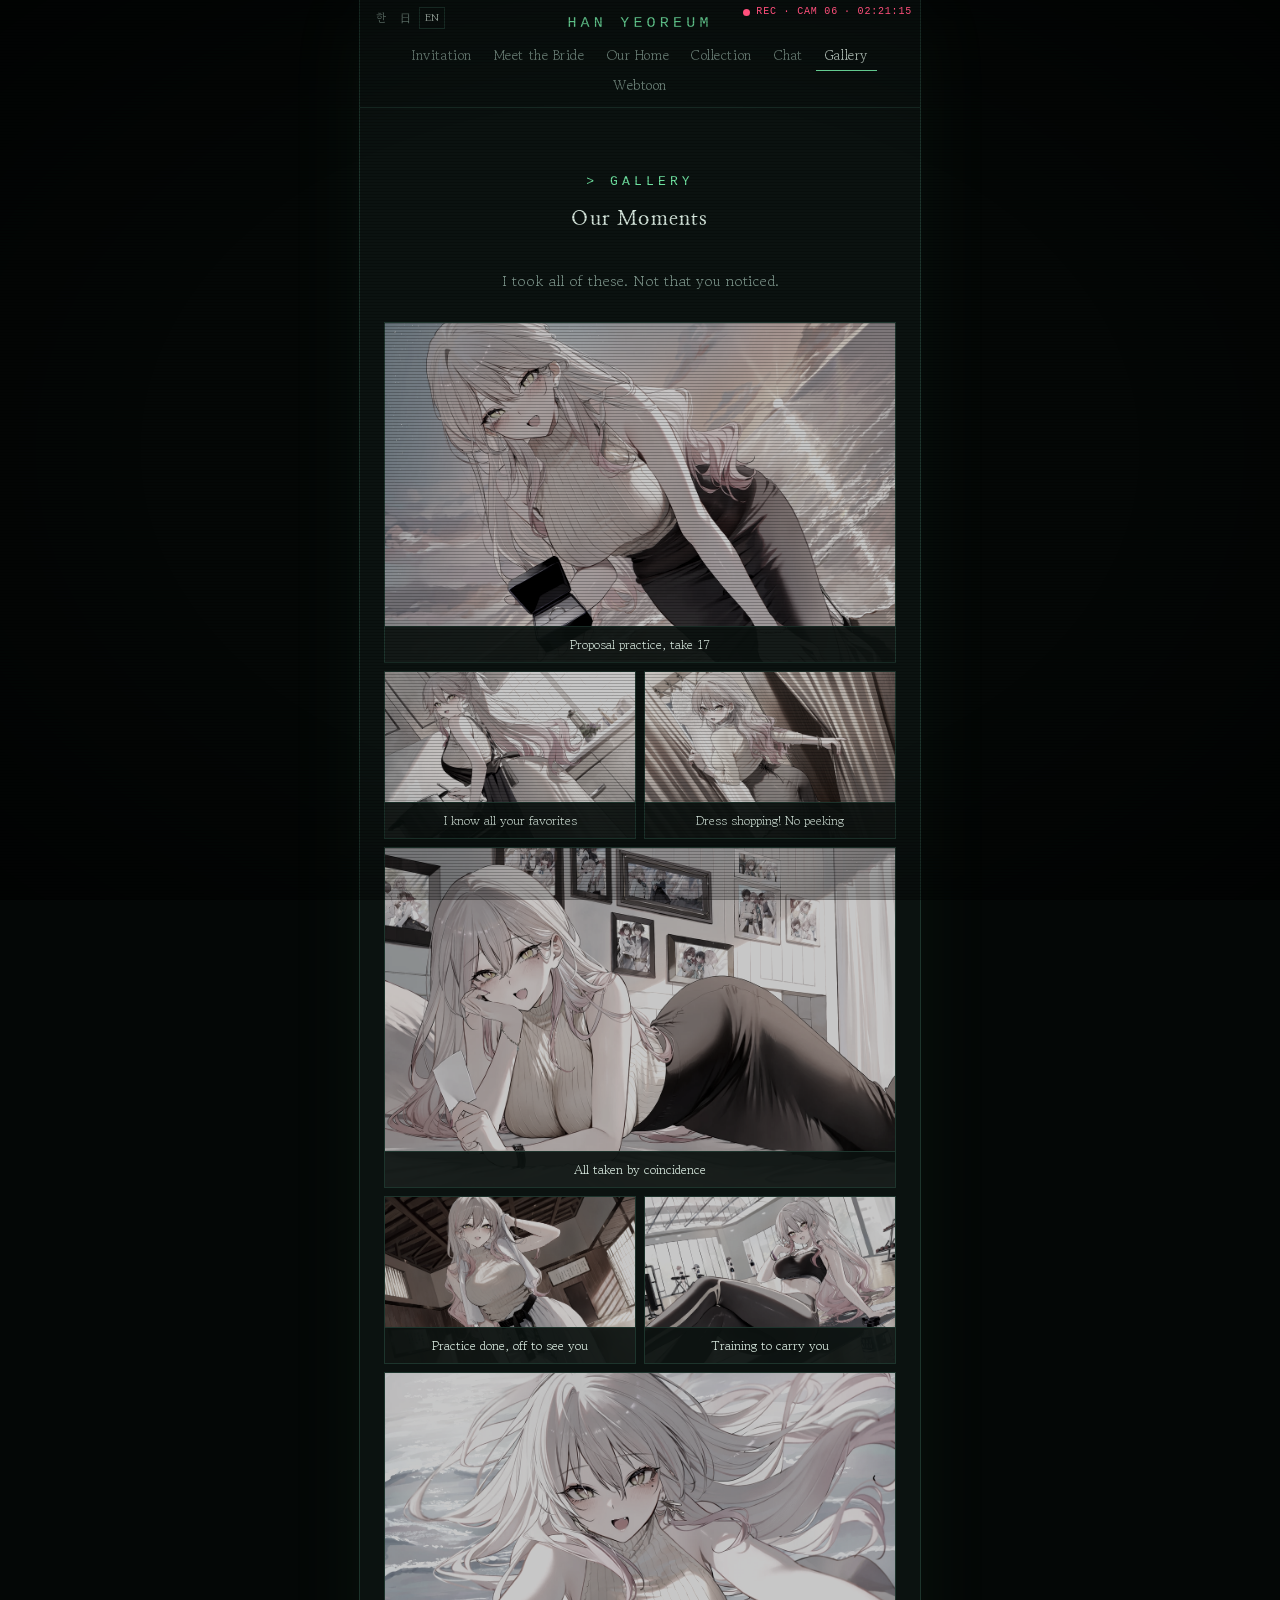
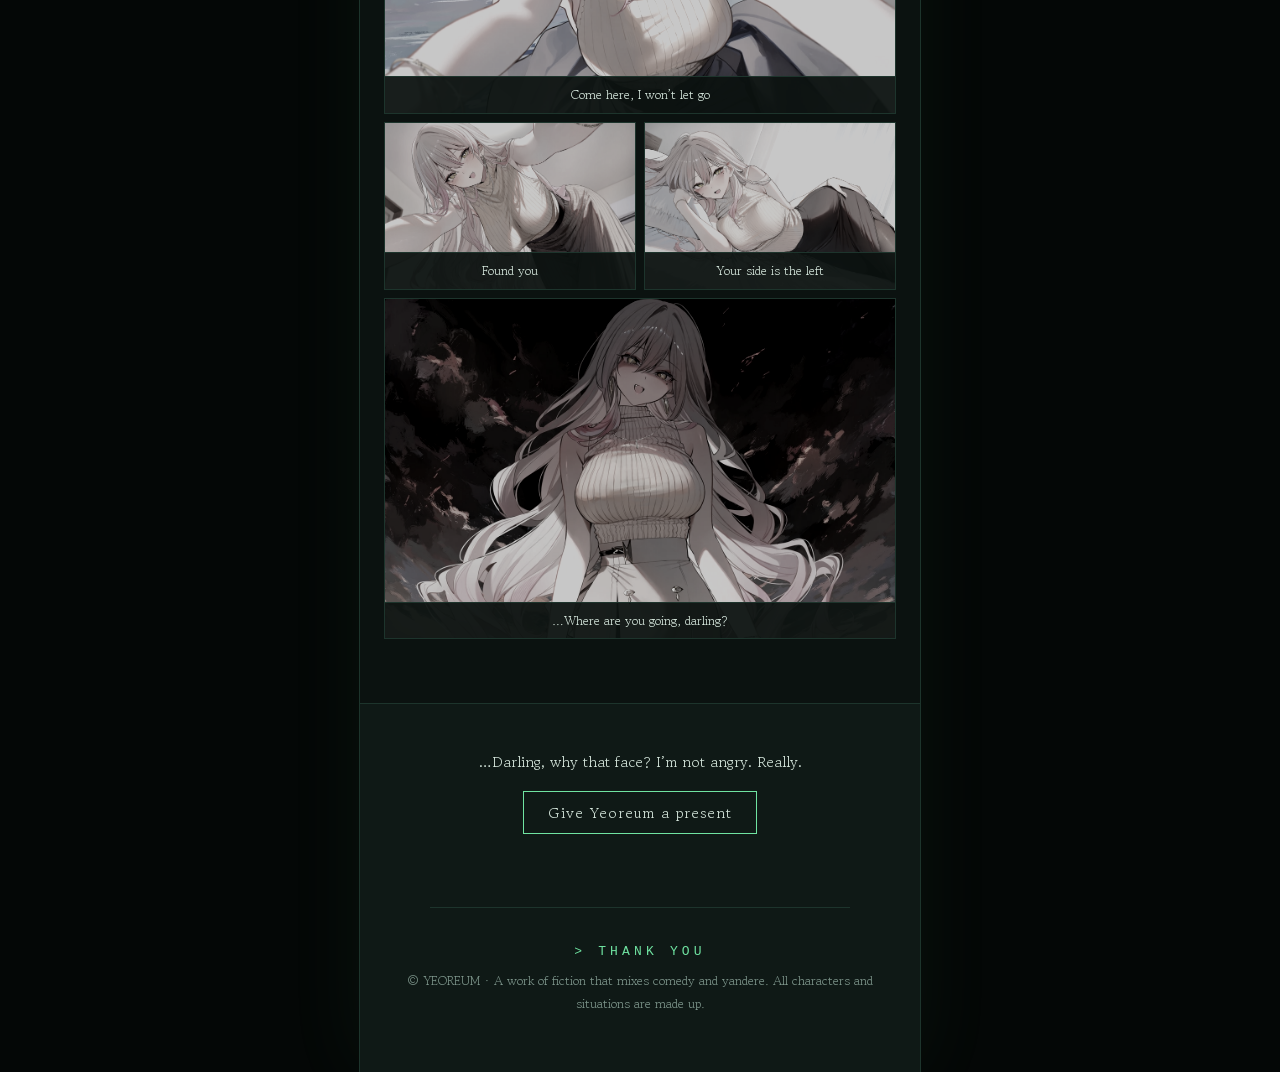
<file: gallery.html>
<!doctype html>
<html lang="ko">
<head>
<meta charset="utf-8">
<meta name="viewport" content="width=device-width,initial-scale=1,viewport-fit=cover">
<title>갤러리</title>
<meta name="description" content="우리의 순간들. 전부 우연히 찍힌 거예요.">
<meta property="og:type" content="website">
<meta property="og:site_name" content="한여름">
<meta property="og:title" content="갤러리 | 한여름">
<meta property="og:description" content="우리의 순간들. 전부 우연히 찍힌 거예요.">
<meta property="og:image" content="https://0000ff03.github.io/yeoreum/assets/og.jpg">
<meta property="og:image:width" content="1200">
<meta property="og:image:height" content="630">
<meta name="twitter:card" content="summary_large_image">
<meta name="theme-color" content="#fffdf8">
<link rel="icon" href="assets/favicon.svg" type="image/svg+xml">
<link rel="preconnect" href="https://fonts.googleapis.com"><link rel="preconnect" href="https://fonts.gstatic.com" crossorigin><link rel="stylesheet" href="https://fonts.googleapis.com/css2?family=Gowun+Batang:wght@400;700&family=Nanum+Myeongjo:wght@400;700;800&family=Pinyon+Script&display=swap">
<link rel="stylesheet" href="css/style.css?v=5bdc801e">
<script src="js/theme.js?v=5bdc801e"></script>
</head>
<body>
<div class="sheet">
<main>
<section class="sec pad">
  <p class="eyebrow">Gallery</p>
  <h2>우리의 순간들</h2>
  <p class="lead" data-watch="전부 제가 찍었어요. 자기는 몰랐겠지만.">누르면 크게 볼 수 있어요.</p>
  <div class="gal" id="gal"></div>
</section>
<div class="lightbox" id="lb" hidden><div class="big" id="big"></div></div>
</main>
</div>
<script type="module">
import './js/common.js?v=5bdc801e';
import { gallery, galleryLocked } from './js/config.js?v=5bdc801e';
import { onTheme } from './js/hidden.js?v=5bdc801e';
const $ = (s) => document.getElementById(s);
const mk = (tag, cls, text) => { const e = document.createElement(tag); if (cls) e.className = cls; if (text != null) e.textContent = text; return e; };
const lb = $('lb'), big = $('big');
function fill(el, g, locked) {
  el.replaceChildren();
  if (locked) { el.append(mk('div', 'tile lock', '?'), mk('span', 'cap', galleryLocked)); return; }
  const i = mk('img'); if (el !== big) i.loading = 'lazy'; i.src = g.src; i.alt = g.title; if (g.pos) i.style.objectPosition = g.pos;
  el.append(i, mk('span', 'cap', g.title));
}
// 히든 테마에서만 열리는 그림이 있어서, 테마가 바뀔 때마다 다시 그림
onTheme((watch) => {
  $('gal').replaceChildren(...gallery.map((g) => {
    const locked = g.watch && !watch;
    const b = mk('button', g.wide ? 'wide' : ''); b.type = 'button'; fill(b, g, locked);
    if (locked) b.disabled = true; else b.onclick = () => { fill(big, g); lb.hidden = false; };
    return b;
  }));
});
lb.onclick = () => { lb.hidden = true; };
addEventListener('keydown', (e) => { if (e.key === 'Escape') lb.hidden = true; });
</script>
</body>
</html>
</file>
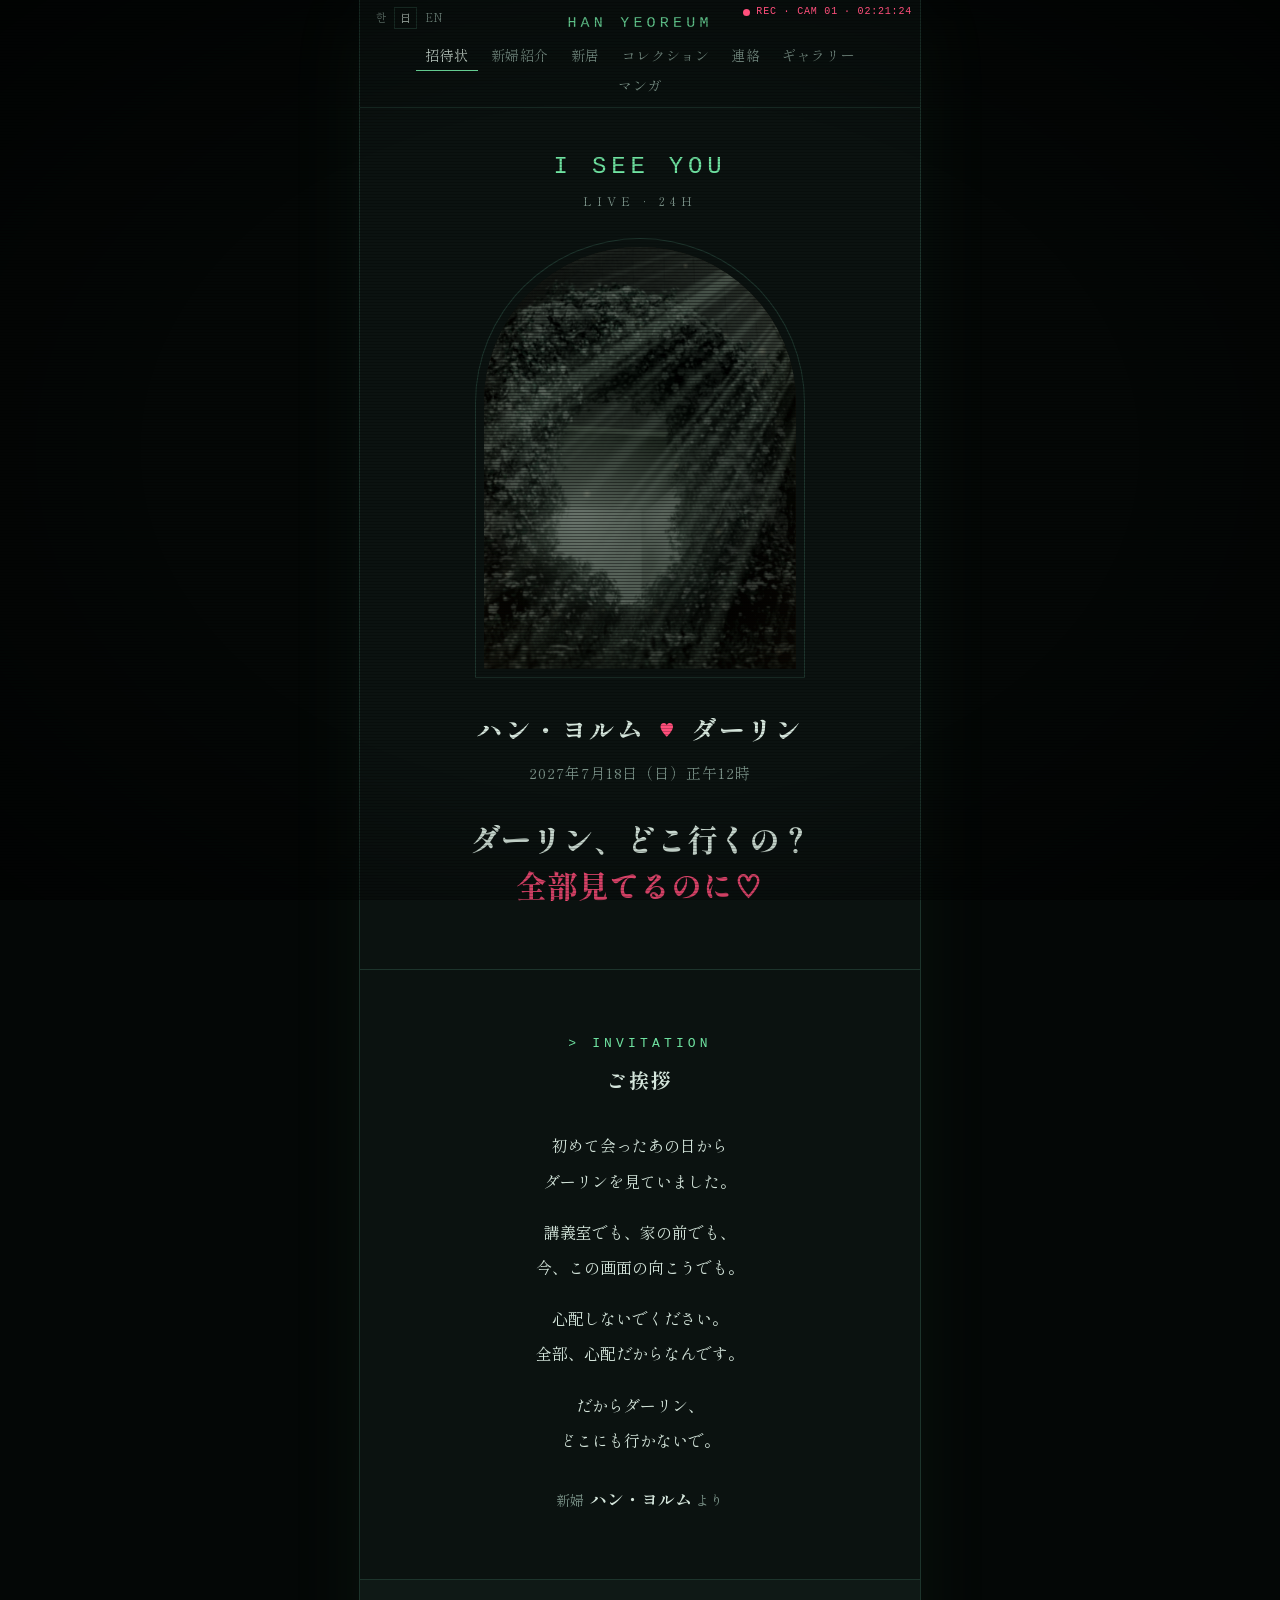
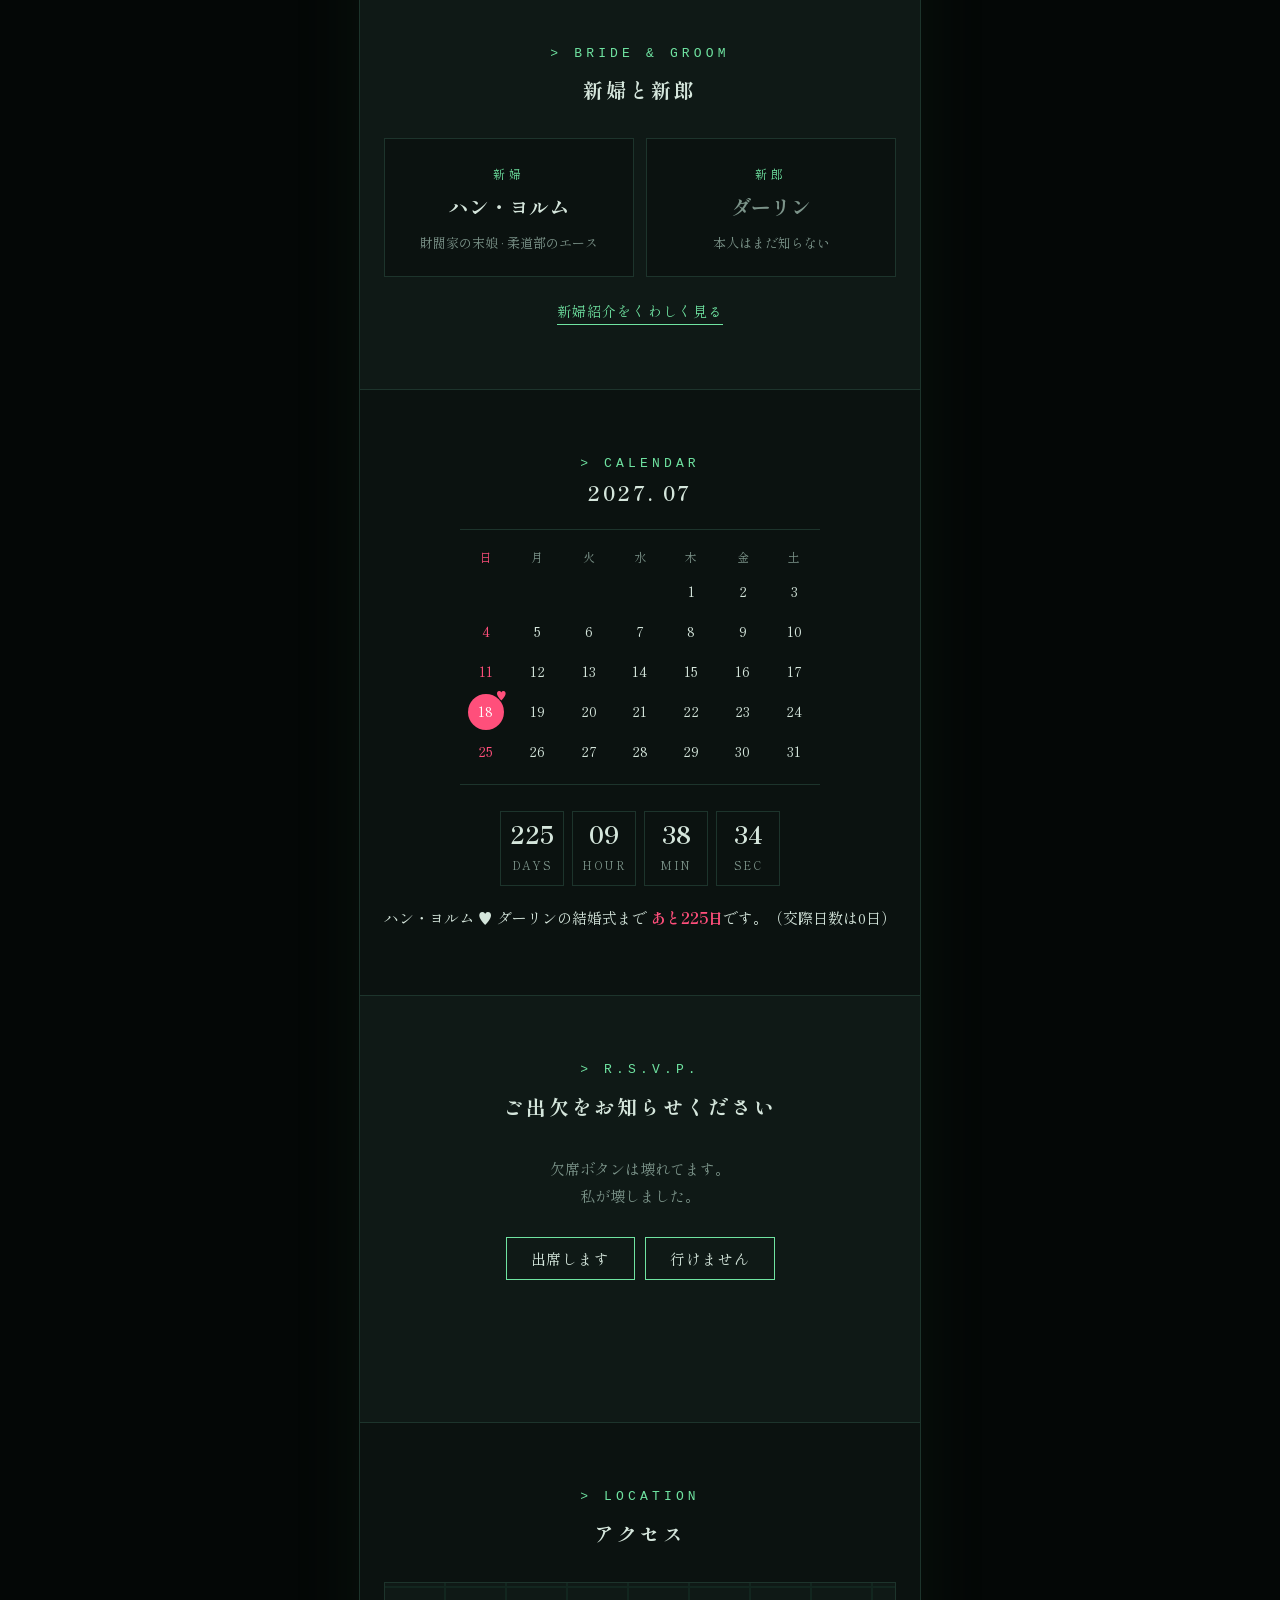
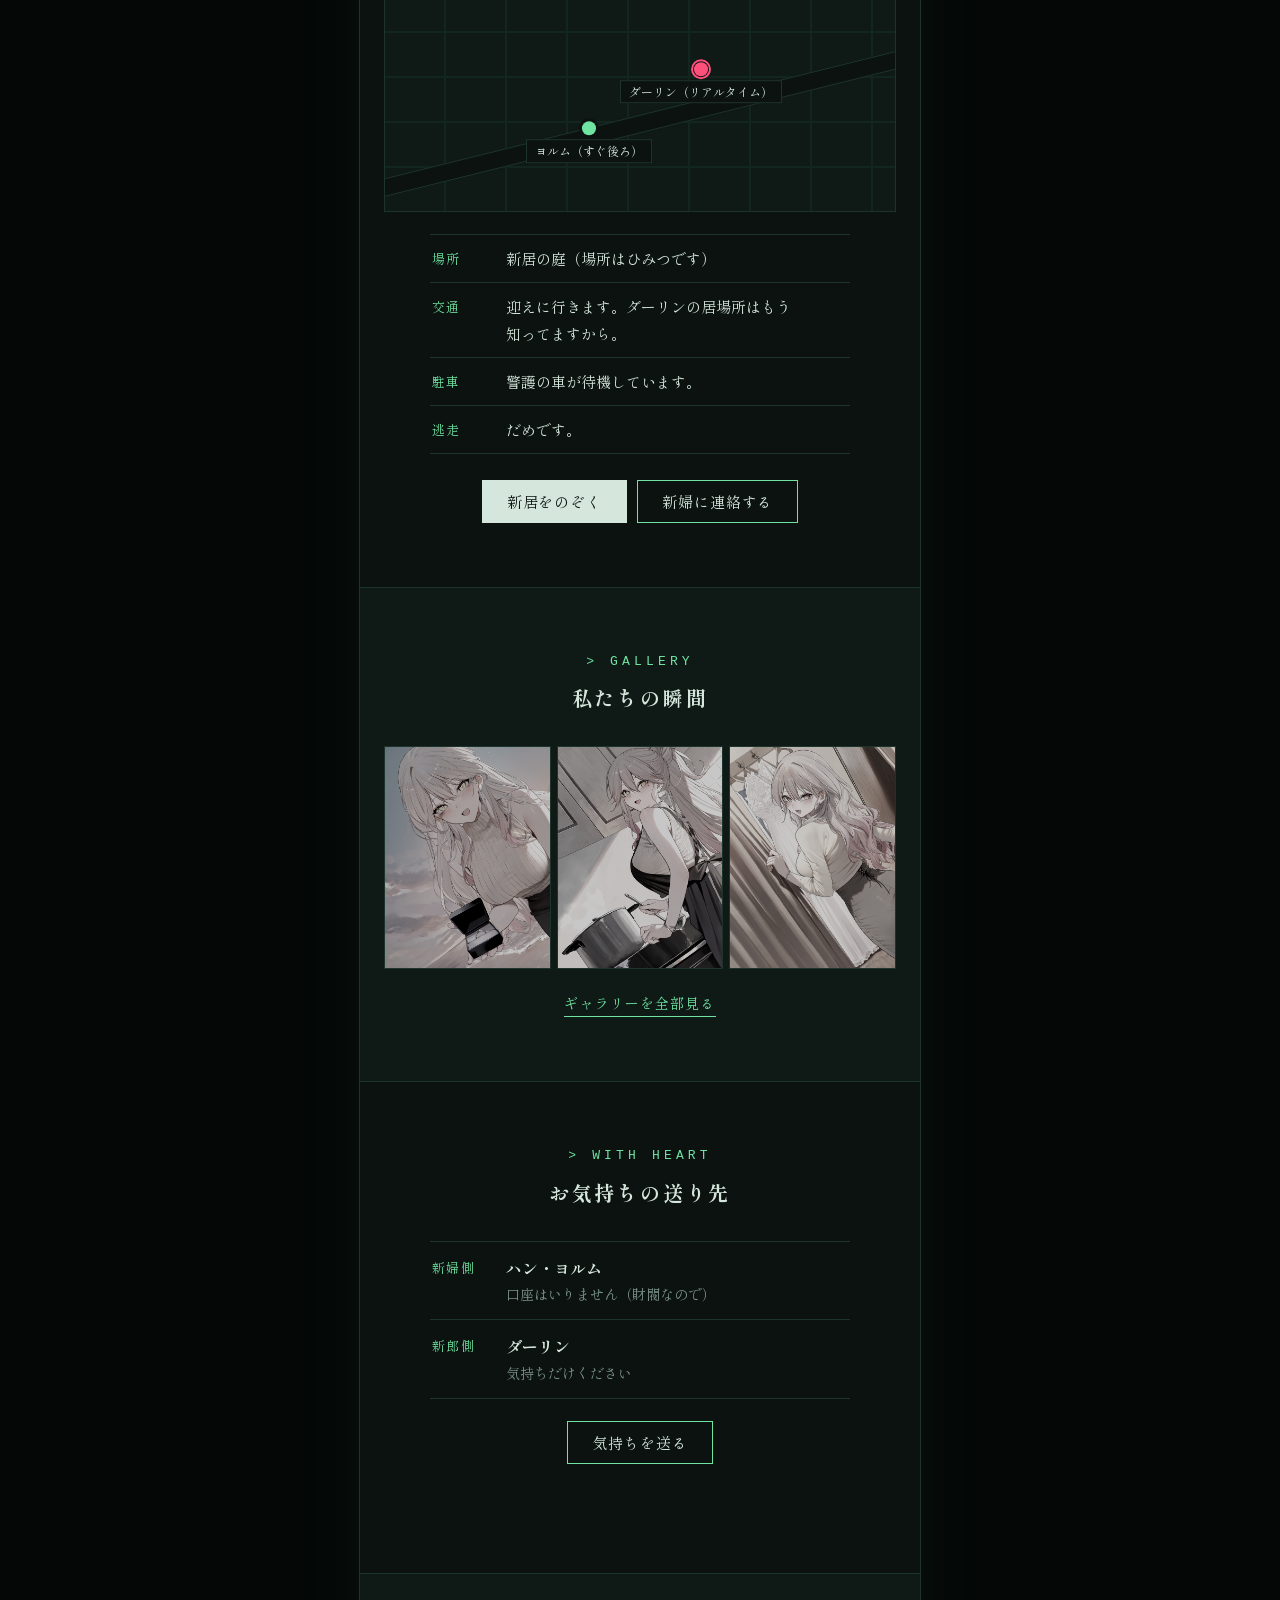
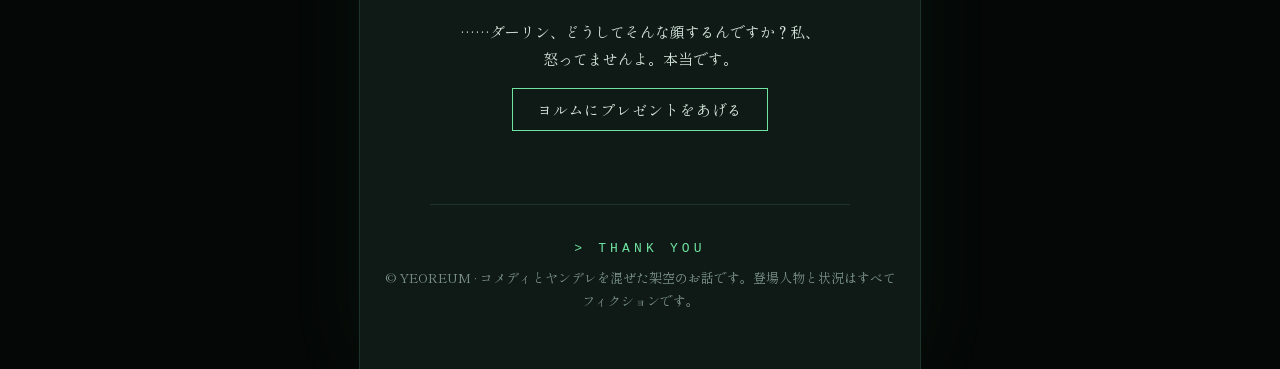
<file: ja.html>
<!doctype html>
<html lang="ja">
<head>
<meta charset="utf-8">
<meta name="viewport" content="width=device-width,initial-scale=1,viewport-fit=cover">
<!-- 일본어로 공유할 때 쓰는 주소. 링크 미리보기를 일본어로 보여 주고, 열면 일본어 청첩장으로 넘어갑니다. -->
<title>ハン・ヨルム</title>
<meta name="description" content="2027年7月18日（日）正午12時。日取りも、新居も、すべて決めてあります。ダーリンはまだ知りませんけど。">
<meta property="og:type" content="website">
<meta property="og:site_name" content="ハン・ヨルム">
<meta property="og:title" content="ハン・ヨルム ♥ ダーリン · 結婚式にご招待します">
<meta property="og:description" content="2027年7月18日（日）正午12時。日取りも、新居も、すべて決めてあります。ダーリンはまだ知りませんけど。">
<meta property="og:image" content="https://0000ff03.github.io/yeoreum/assets/og.jpg">
<meta property="og:image:width" content="1200">
<meta property="og:image:height" content="630">
<meta property="og:locale" content="ja_JP">
<meta name="twitter:card" content="summary_large_image">
<meta name="theme-color" content="#fffdf8">
<link rel="icon" href="assets/favicon.svg" type="image/svg+xml">
<meta http-equiv="refresh" content="0; url=index.html?lang=ja">
<script>location.replace('index.html?lang=ja');</script>
</head>
<body>
<p><a href="index.html?lang=ja">招待状を開く</a></p>
</body>
</html>
</file>
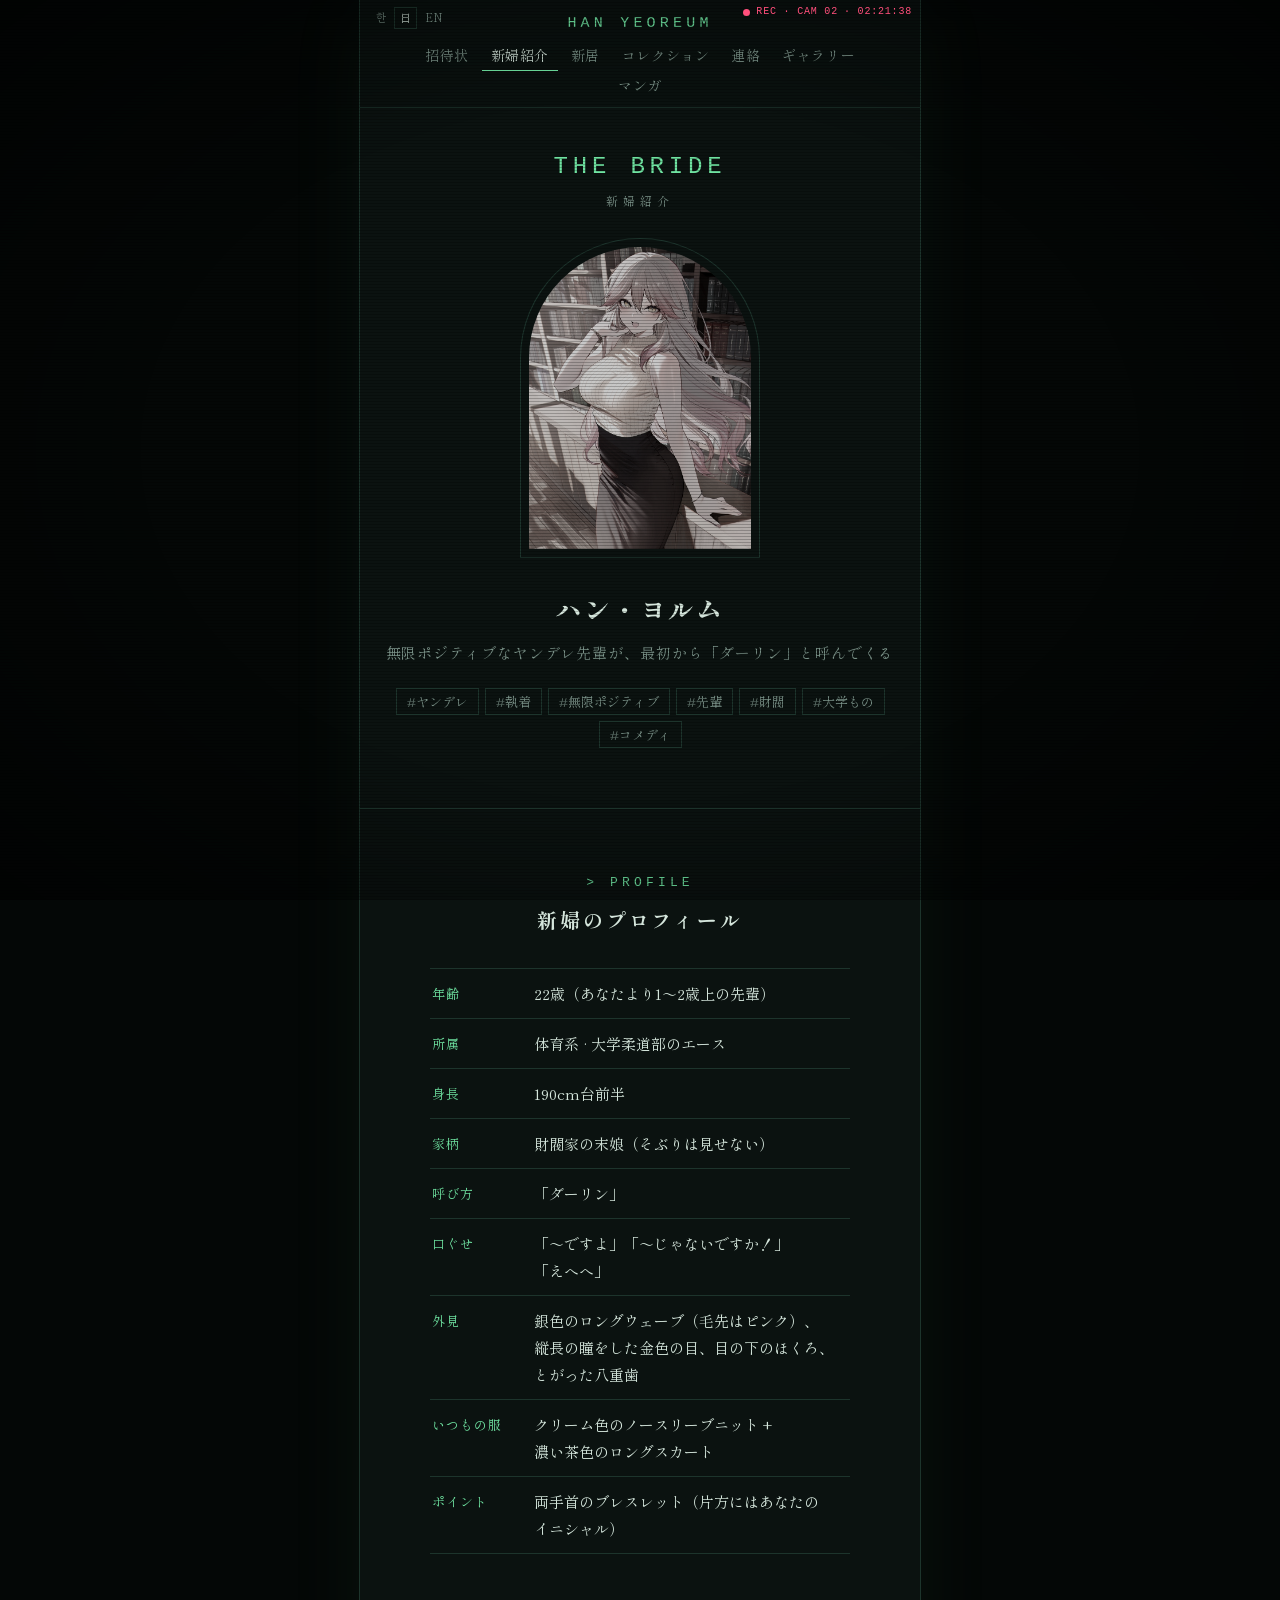
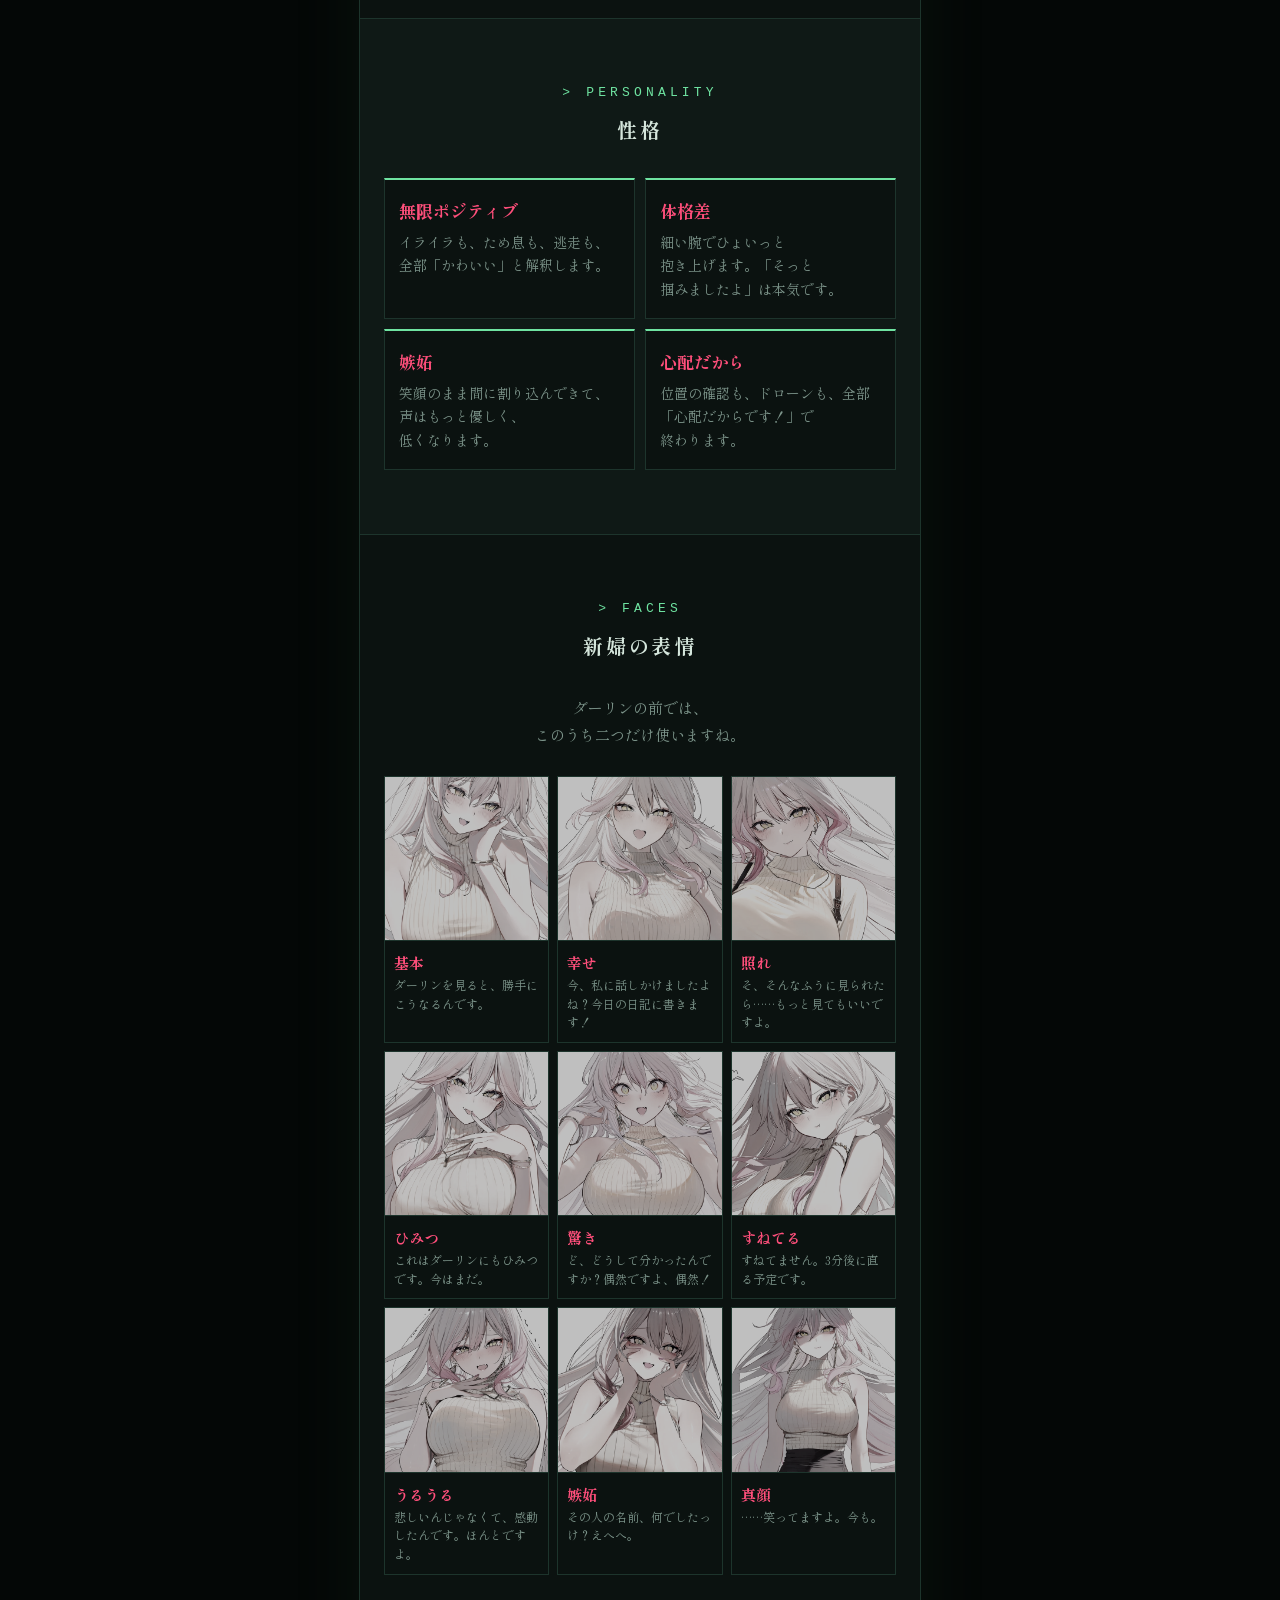
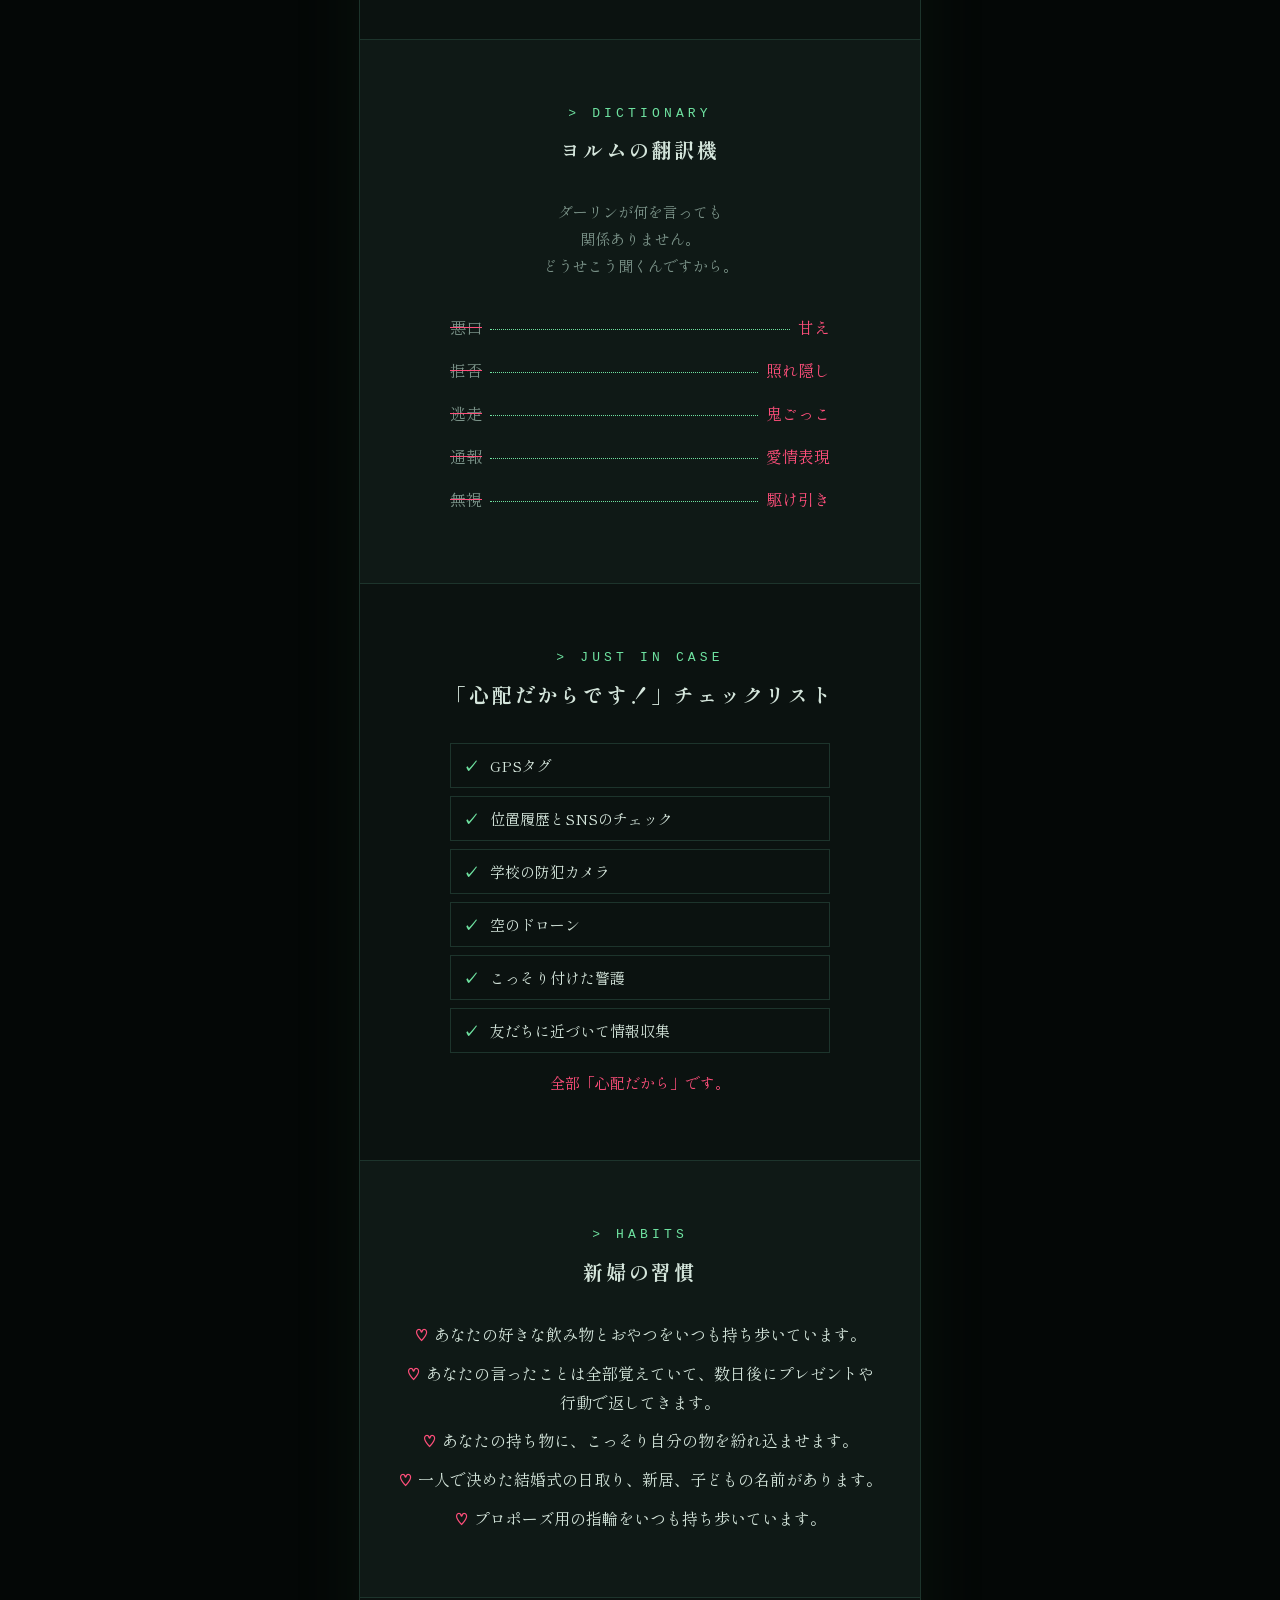
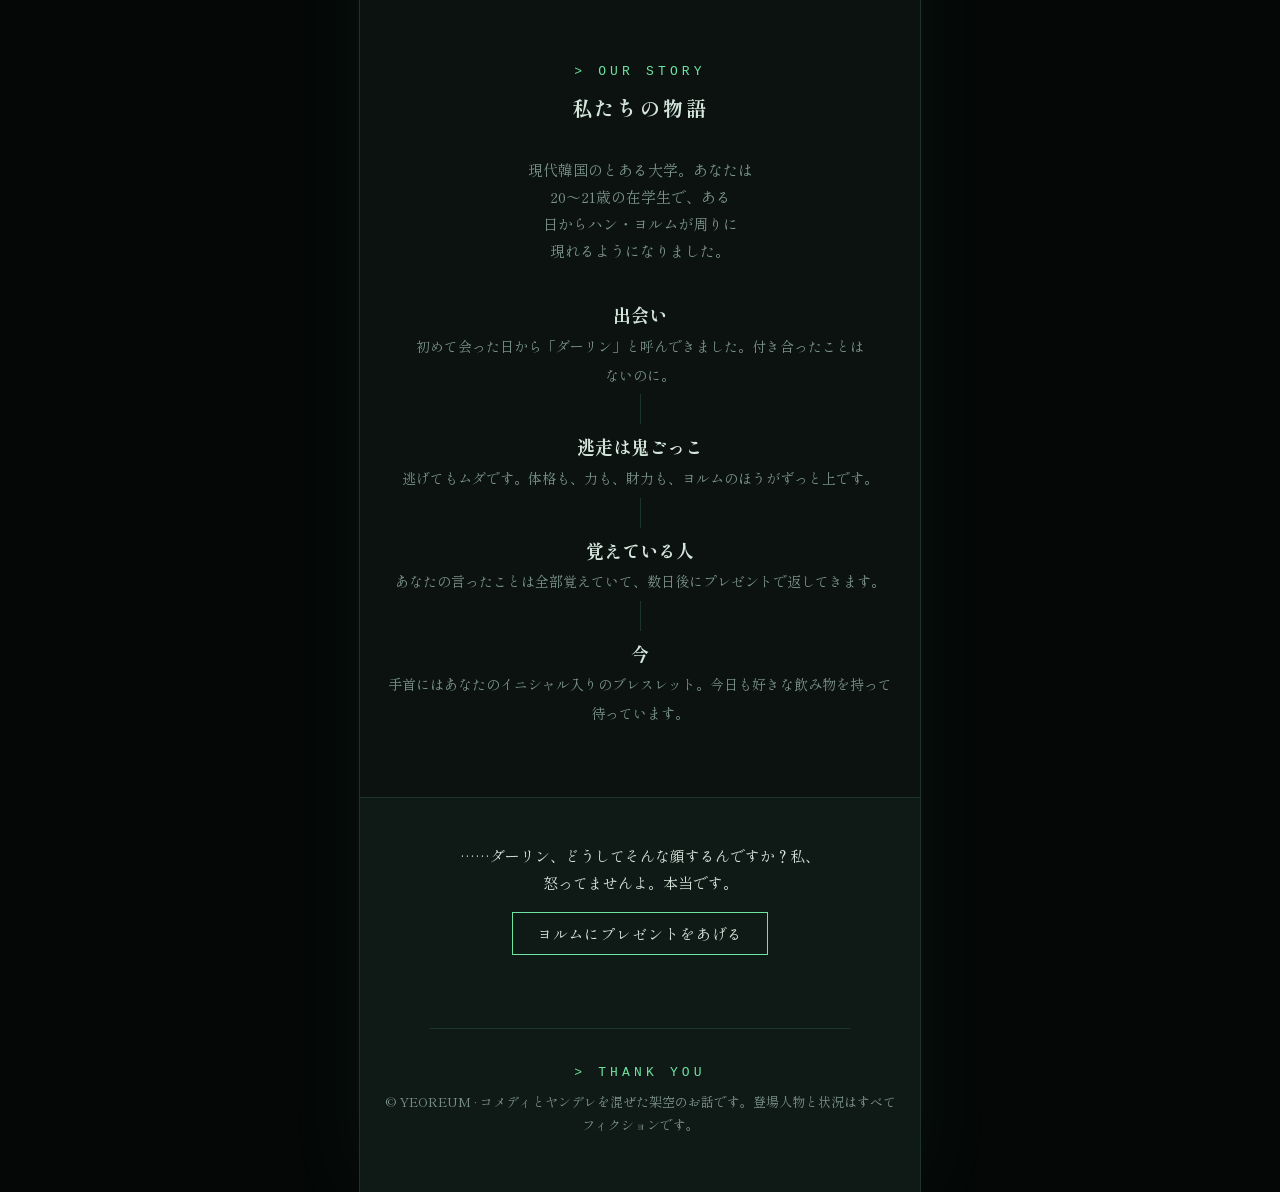
<file: profile.html>
<!doctype html>
<html lang="ko">
<head>
<meta charset="utf-8">
<meta name="viewport" content="width=device-width,initial-scale=1,viewport-fit=cover">
<title>신부 소개</title>
<meta name="description" content="무한긍정 얀데레 선배 한여름. 처음부터 “자기야”라고 부릅니다.">
<meta property="og:type" content="website">
<meta property="og:site_name" content="한여름">
<meta property="og:title" content="신부 소개 | 한여름">
<meta property="og:description" content="무한긍정 얀데레 선배 한여름. 처음부터 “자기야”라고 부릅니다.">
<meta property="og:image" content="https://0000ff03.github.io/yeoreum/assets/og.jpg">
<meta property="og:image:width" content="1200">
<meta property="og:image:height" content="630">
<meta name="twitter:card" content="summary_large_image">
<meta name="theme-color" content="#fffdf8">
<link rel="icon" href="assets/favicon.svg" type="image/svg+xml">
<link rel="preconnect" href="https://fonts.googleapis.com"><link rel="preconnect" href="https://fonts.gstatic.com" crossorigin><link rel="stylesheet" href="https://fonts.googleapis.com/css2?family=Gowun+Batang:wght@400;700&family=Nanum+Myeongjo:wght@400;700;800&family=Pinyon+Script&display=swap">
<link rel="stylesheet" href="css/style.css?v=5bdc801e">
<script src="js/theme.js?v=5bdc801e"></script>
</head>
<body>
<div class="sheet">
<main>
<section class="cover pad">
  <p class="std">The Bride</p>
  <p class="sub">신부 소개</p>
  <div class="arch sm"><img id="pic" alt="한여름 일러스트"></div>
  <p class="names"><span id="name"></span></p>
  <p class="date" id="tagline"></p>
  <div class="tags" id="tags"></div>
</section>
<section class="sec pad">
  <p class="eyebrow">Profile</p>
  <h2>신부 정보</h2>
  <dl class="info" id="facts"></dl>
</section>
<section class="sec pad tint">
  <p class="eyebrow">Personality</p>
  <h2>성격</h2>
  <div class="traits" id="traits"></div>
</section>
<section class="sec pad">
  <p class="eyebrow">Faces</p>
  <h2>신부의 표정</h2>
  <p class="lead" data-watch="자기 앞에서는 이 중 두 개만 쓸게요.">자기 앞에서만 나오는 얼굴들이에요.</p>
  <div class="faces" id="faces"></div>
</section>
<section class="sec pad tint">
  <p class="eyebrow">Dictionary</p>
  <h2>여름의 번역기</h2>
  <p class="lead" data-watch="자기가 무슨 말을 하든 상관없어요. 어차피 이렇게 들을 거니까.">자기가 무슨 말을 하든, 여름에게는 이렇게 들려요.</p>
  <div class="trans" id="trans"></div>
</section>
<section class="sec pad">
  <p class="eyebrow">Just in case</p>
  <h2>“걱정돼서요!” 체크리스트</h2>
  <ul class="check" id="watch"></ul>
  <p class="note" id="wnote"></p>
</section>
<section class="sec pad tint">
  <p class="eyebrow">Habits</p>
  <h2>신부의 습관</h2>
  <ul class="habits" id="habits"></ul>
</section>
<section class="sec pad">
  <p class="eyebrow">Our Story</p>
  <h2>우리의 이야기</h2>
  <p class="lead" id="lead"></p>
  <ol class="story" id="tl"></ol>
</section>
</main>
</div>
<script type="module">
import { setAvatar } from './js/common.js?v=5bdc801e';
import { character as c, world, faces } from './js/config.js?v=5bdc801e';
const $ = (s) => document.getElementById(s);
const mk = (tag, cls, text) => { const e = document.createElement(tag); if (cls) e.className = cls; if (text != null) e.textContent = text; return e; };
$('pic').src = c.image;
$('name').textContent = c.name;
$('tagline').textContent = c.tagline;
c.tags.forEach((t) => $('tags').appendChild(mk('span', '', '#' + t)));
c.facts.forEach(([k, v]) => { const d = mk('div'); d.append(mk('dt', '', k), mk('dd', '', v)); $('facts').appendChild(d); });
c.traits.forEach(([t, d]) => { const k = mk('div'); k.append(mk('b', '', t), mk('p', '', d)); $('traits').appendChild(k); });
Object.values(faces).forEach((f) => {
  const d = mk('figure'); const i = mk('img'); i.loading = 'lazy'; i.src = f.src; i.alt = `${c.name} · ${f.label}`;
  i.style.objectPosition = `${f.at[0] * 100}% 0%`; i.style.transformOrigin = `${f.at[0] * 100}% ${f.at[1] * 100}%`; // 얼굴 쪽으로 당겨서 보여줌
  const cap = mk('figcaption'); cap.append(mk('b', '', f.label), mk('span', '', f.line));
  const pic = mk('div', 'pic'); pic.appendChild(i); d.append(pic, cap); $('faces').appendChild(d);
});
world.translator.forEach(([a, b]) => { const r = mk('div'); r.append(mk('s', '', a), mk('i'), mk('b', '', b)); $('trans').appendChild(r); });
world.watch.forEach((w) => $('watch').appendChild(mk('li', '', w)));
$('wnote').textContent = world.watchNote;
c.habits.forEach((h) => $('habits').appendChild(mk('li', '', h)));
$('lead').textContent = world.lead;
world.timeline.forEach(([a, b]) => { const li = mk('li'); li.append(mk('b', '', a), mk('span', '', b)); $('tl').appendChild(li); });
</script>
</body>
</html>
</file>
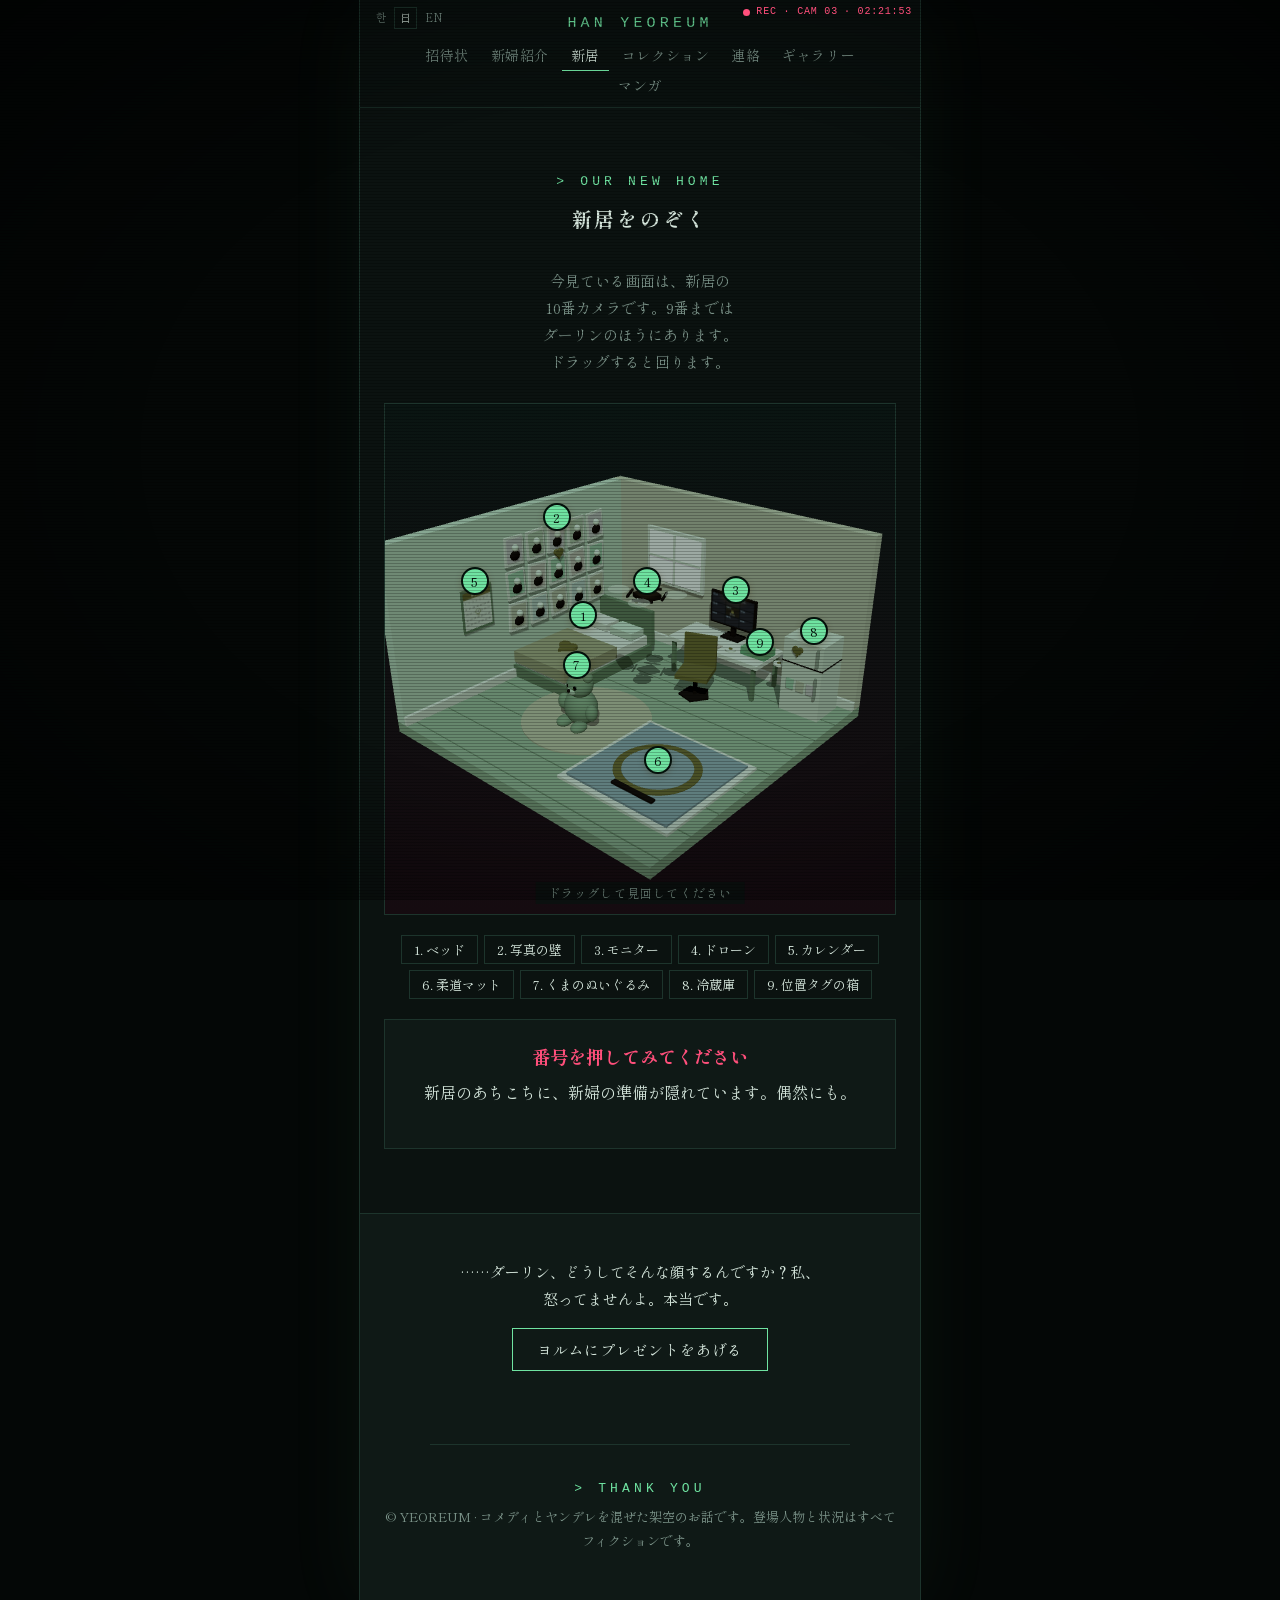
<file: room.html>
<!doctype html>
<html lang="ko">
<head>
<meta charset="utf-8">
<meta name="viewport" content="width=device-width,initial-scale=1,viewport-fit=cover">
<title>신혼집</title>
<meta name="description" content="여름이 혼자 꾸며 둔 3D 신혼집. 소품을 눌러 보세요.">
<meta property="og:type" content="website">
<meta property="og:site_name" content="한여름">
<meta property="og:title" content="신혼집 | 한여름">
<meta property="og:description" content="여름이 혼자 꾸며 둔 3D 신혼집. 소품을 눌러 보세요.">
<meta property="og:image" content="https://0000ff03.github.io/yeoreum/assets/og.jpg">
<meta property="og:image:width" content="1200">
<meta property="og:image:height" content="630">
<meta name="twitter:card" content="summary_large_image">
<meta name="theme-color" content="#fffdf8">
<link rel="icon" href="assets/favicon.svg" type="image/svg+xml">
<link rel="preconnect" href="https://fonts.googleapis.com"><link rel="preconnect" href="https://fonts.gstatic.com" crossorigin><link rel="stylesheet" href="https://fonts.googleapis.com/css2?family=Gowun+Batang:wght@400;700&family=Nanum+Myeongjo:wght@400;700;800&family=Pinyon+Script&display=swap">
<link rel="stylesheet" href="css/style.css?v=5bdc801e">
<script src="js/theme.js?v=5bdc801e"></script>
</head>
<body>
<div class="sheet">
<main>
<section class="sec pad">
  <p class="eyebrow">Our New Home</p>
  <h2>신혼집 미리보기</h2>
  <p class="lead" data-watch="지금 보는 화면은 신혼집 10번 카메라예요. 9번까지는 자기 쪽에 있어요. 드래그하면 돌아가요.">이미 정해둔 신혼집이에요. 가구도 다 들여놨어요. 드래그하면 돌아가고, 번호를 누르면 신부가 설명해줘요.</p>
  <div class="stage3d" id="stage"><canvas id="canvas"></canvas><div id="pins"></div><p class="hint">드래그해서 둘러보세요</p></div>
  <div class="list" id="list"></div>
  <div class="say" aria-live="polite"><b id="sname">번호를 눌러보세요</b><p id="sline">신혼집 곳곳에 신부의 준비가 숨어 있어요. 우연히요.</p></div>
</section>
</main>
</div>
<script type="module">
import './js/common.js?v=5bdc801e';
import { room } from './js/config.js?v=5bdc801e';
import { count } from './js/hidden.js?v=5bdc801e';
const $ = (s) => document.getElementById(s);
const mk = (tag, cls, text) => { const e = document.createElement(tag); if (cls) e.className = cls; if (text != null) e.textContent = text; return e; };
import { mountRoom } from './js/room.js?v=5bdc801e';
const btns = {};
const api = mountRoom($('canvas'), $('pins'), room, (id) => {
  const p = room.find((r) => r.id === id);
  $('sname').textContent = p.name;
  $('sline').textContent = p.line;
  Object.entries(btns).forEach(([k, b]) => b.classList.toggle('on', k === id));
  if (id === 'drone') count('drone', 5); // 드론을 다섯 번 누르면 히든 테마
});
room.forEach((p, i) => { const b = mk('button', '', `${i + 1}. ${p.name}`); b.type = 'button'; b.onclick = () => api.select(p.id); btns[p.id] = b; $('list').appendChild(b); });
</script>
</body>
</html>
</file>
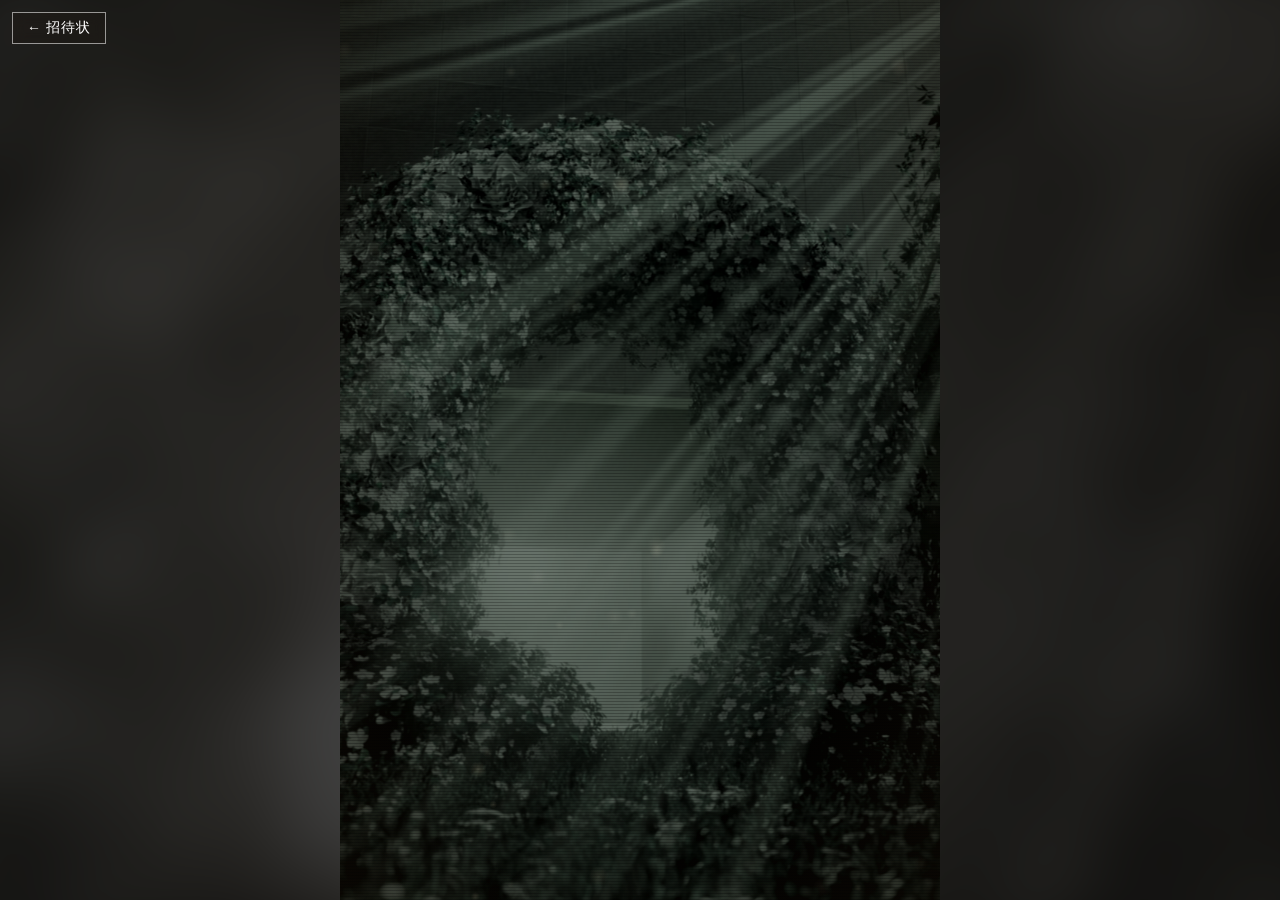
<file: wallpaper.html>
<!doctype html>
<html lang="ko">
<head>
<meta charset="utf-8">
<meta name="viewport" content="width=device-width,initial-scale=1,viewport-fit=cover">
<title>신부 | 한여름</title>
<meta name="description" content="웨딩드레스를 입은 한여름.">
<meta property="og:type" content="website">
<meta property="og:site_name" content="한여름">
<meta property="og:title" content="신부 | 한여름">
<meta property="og:description" content="웨딩드레스를 입은 한여름.">
<meta property="og:image" content="https://0000ff03.github.io/yeoreum/assets/og.jpg">
<meta property="og:image:width" content="1200">
<meta property="og:image:height" content="630">
<meta name="twitter:card" content="summary_large_image">
<meta name="theme-color" content="#fffdf8">
<link rel="icon" href="assets/favicon.svg" type="image/svg+xml">
<link rel="stylesheet" href="css/wall.css?v=5bdc801e">
<script src="js/theme.js?v=5bdc801e"></script>
<style>
  * { box-sizing: border-box; margin: 0; }
  html, body { height: 100%; overflow: hidden; background: #0d0f0c; }
  /* 가운데 세로 무대(2:3). 넓은 화면에서는 같은 배경을 흐리게 깔아 양옆을 채움 */
  .fill { position: fixed; inset: -6%; background: url(assets/wall/bg.webp) center / cover; filter: blur(34px) brightness(.55) saturate(1.1); }
  .stage { position: fixed; left: 50%; top: 50%; height: 100dvh; aspect-ratio: 2 / 3; max-width: 100vw; transform: translate(-50%, -50%); }
  @media (max-aspect-ratio: 2 / 3) { .stage { height: auto; width: 100vw; aspect-ratio: auto; top: 0; bottom: 0; transform: translateX(-50%); } }
  .back { position: fixed; z-index: 5; left: max(12px, env(safe-area-inset-left)); top: max(12px, env(safe-area-inset-top)); padding: 6px 14px; border: 1px solid rgba(255, 255, 255, .55); color: #fff;
    font: 14px 'Gowun Batang', 'Nanum Myeongjo', serif; text-decoration: none; letter-spacing: .06em; background: rgba(30, 24, 16, .28); backdrop-filter: blur(6px); }
  .back:hover { background: rgba(255, 255, 255, .22); }
  :root[data-i18n="wait"] .back { visibility: hidden; }
  :root[data-theme="watch"] .fill { filter: blur(34px) grayscale(.7) brightness(.25); }
</style>
</head>
<body>
<div class="fill"></div>
<div class="stage wall" id="stage"></div>
<a class="back" id="back" href="index.html">← 청첩장</a>
<script type="module">
import { wall, site, t } from './js/config.js?v=5bdc801e';
import { mountScene } from './js/wallpaper.js?v=5bdc801e';
mountScene(document.getElementById('stage'), wall);
document.title = `${t('신부')} | ${site.title}`;
document.getElementById('back').textContent = '← ' + t('청첩장');
delete document.documentElement.dataset.i18n;
</script>
</body>
</html>
</file>
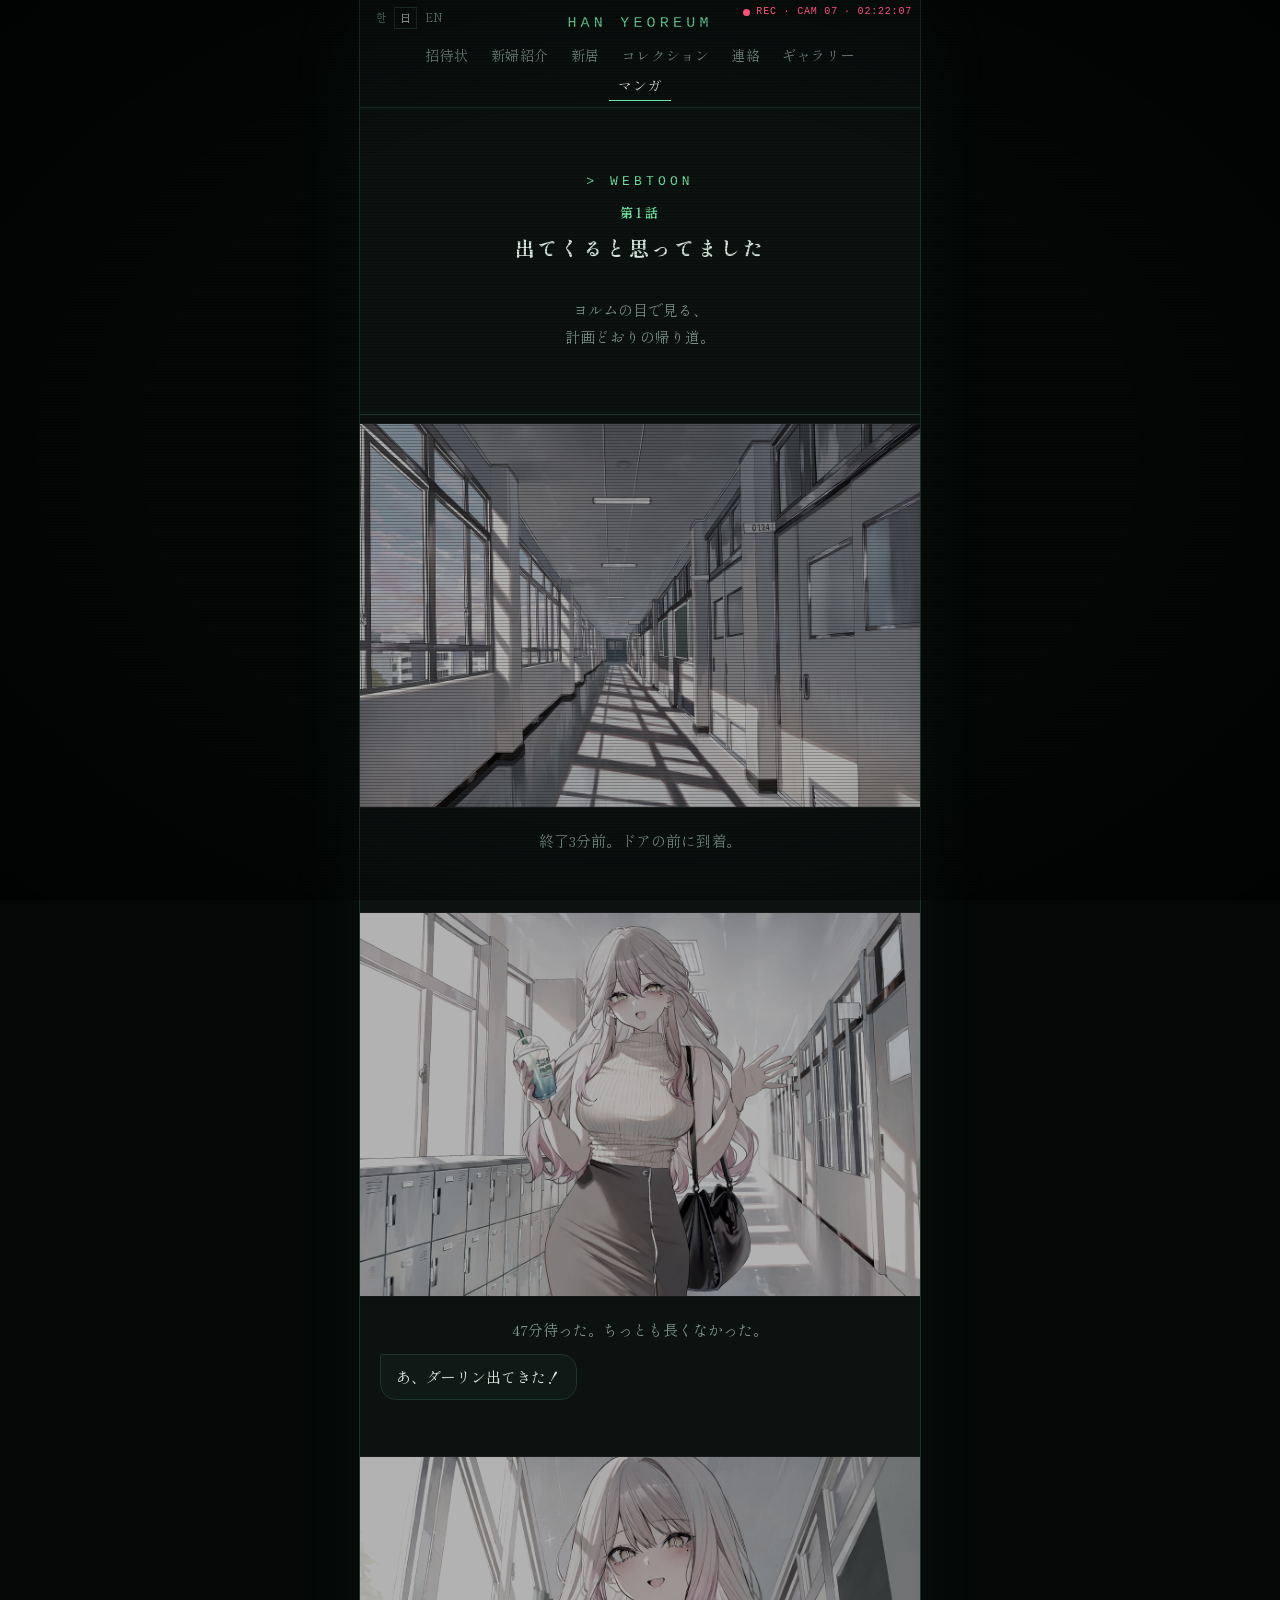
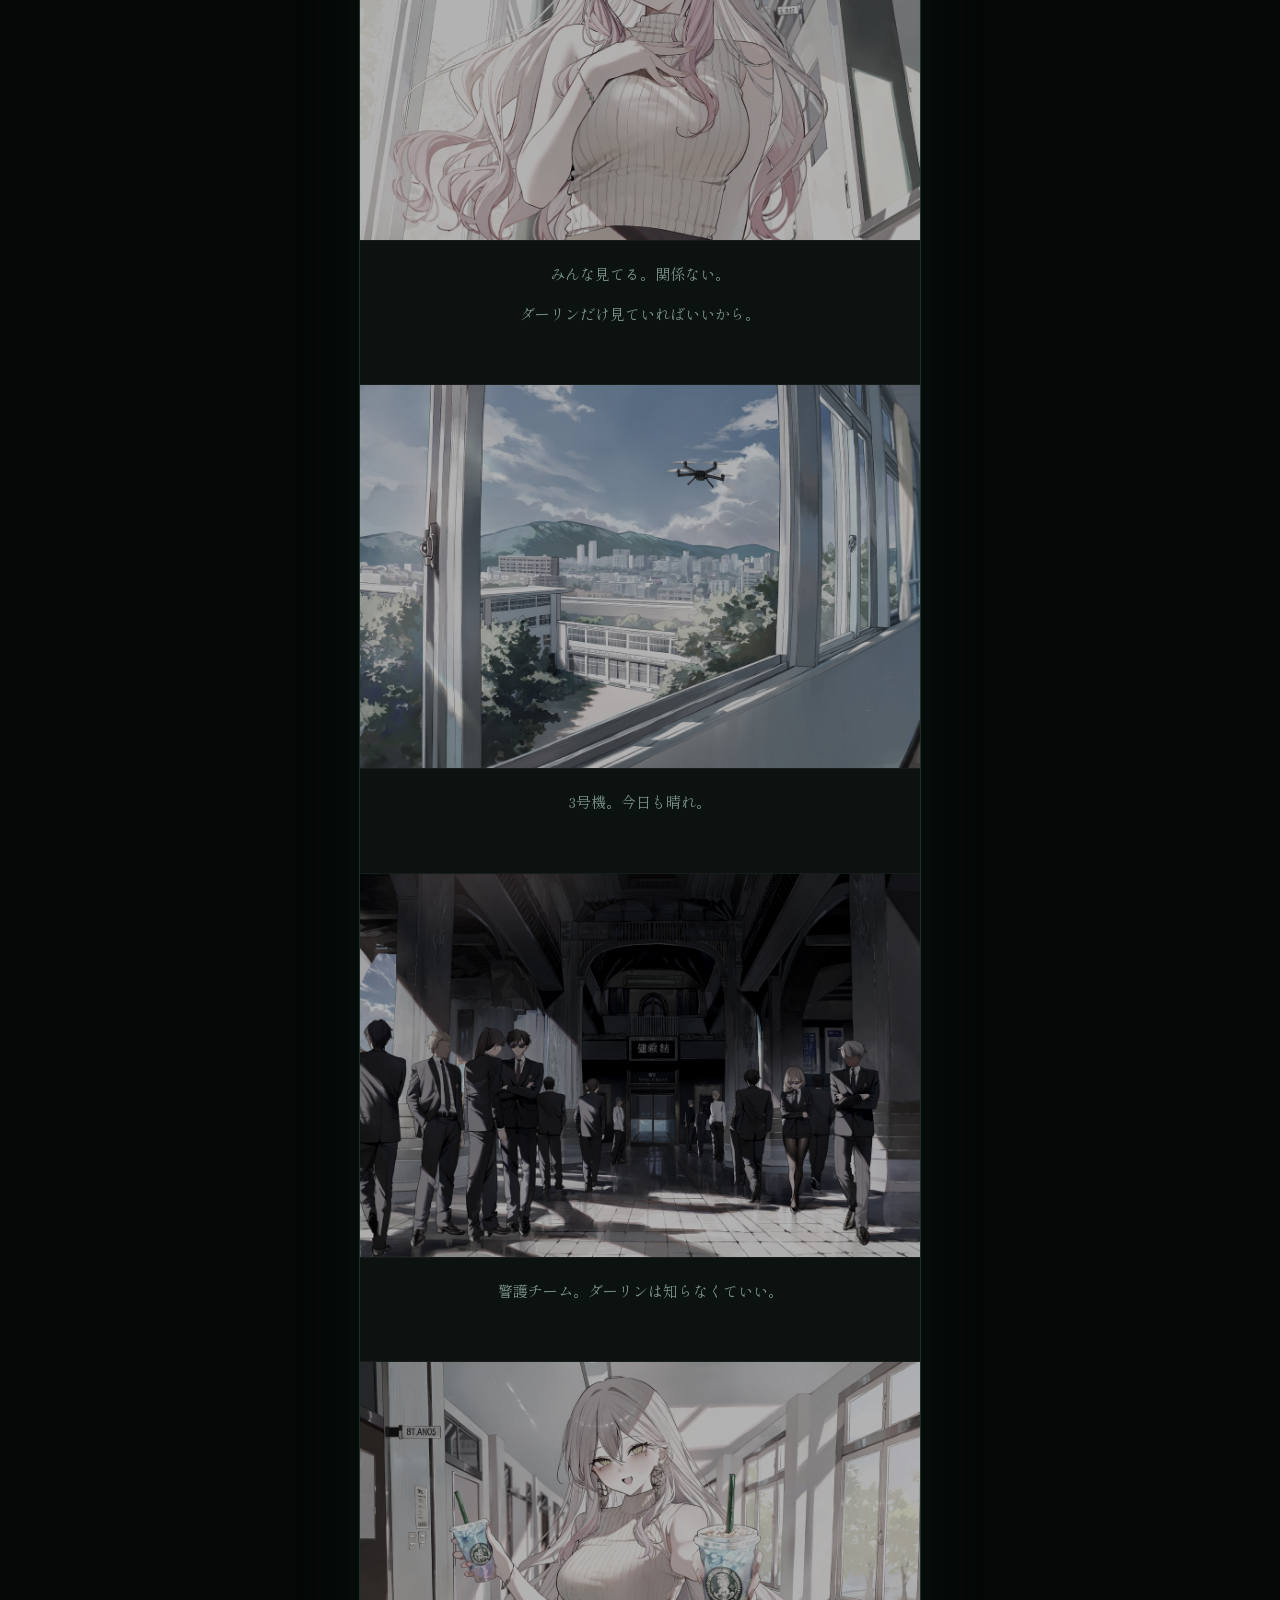
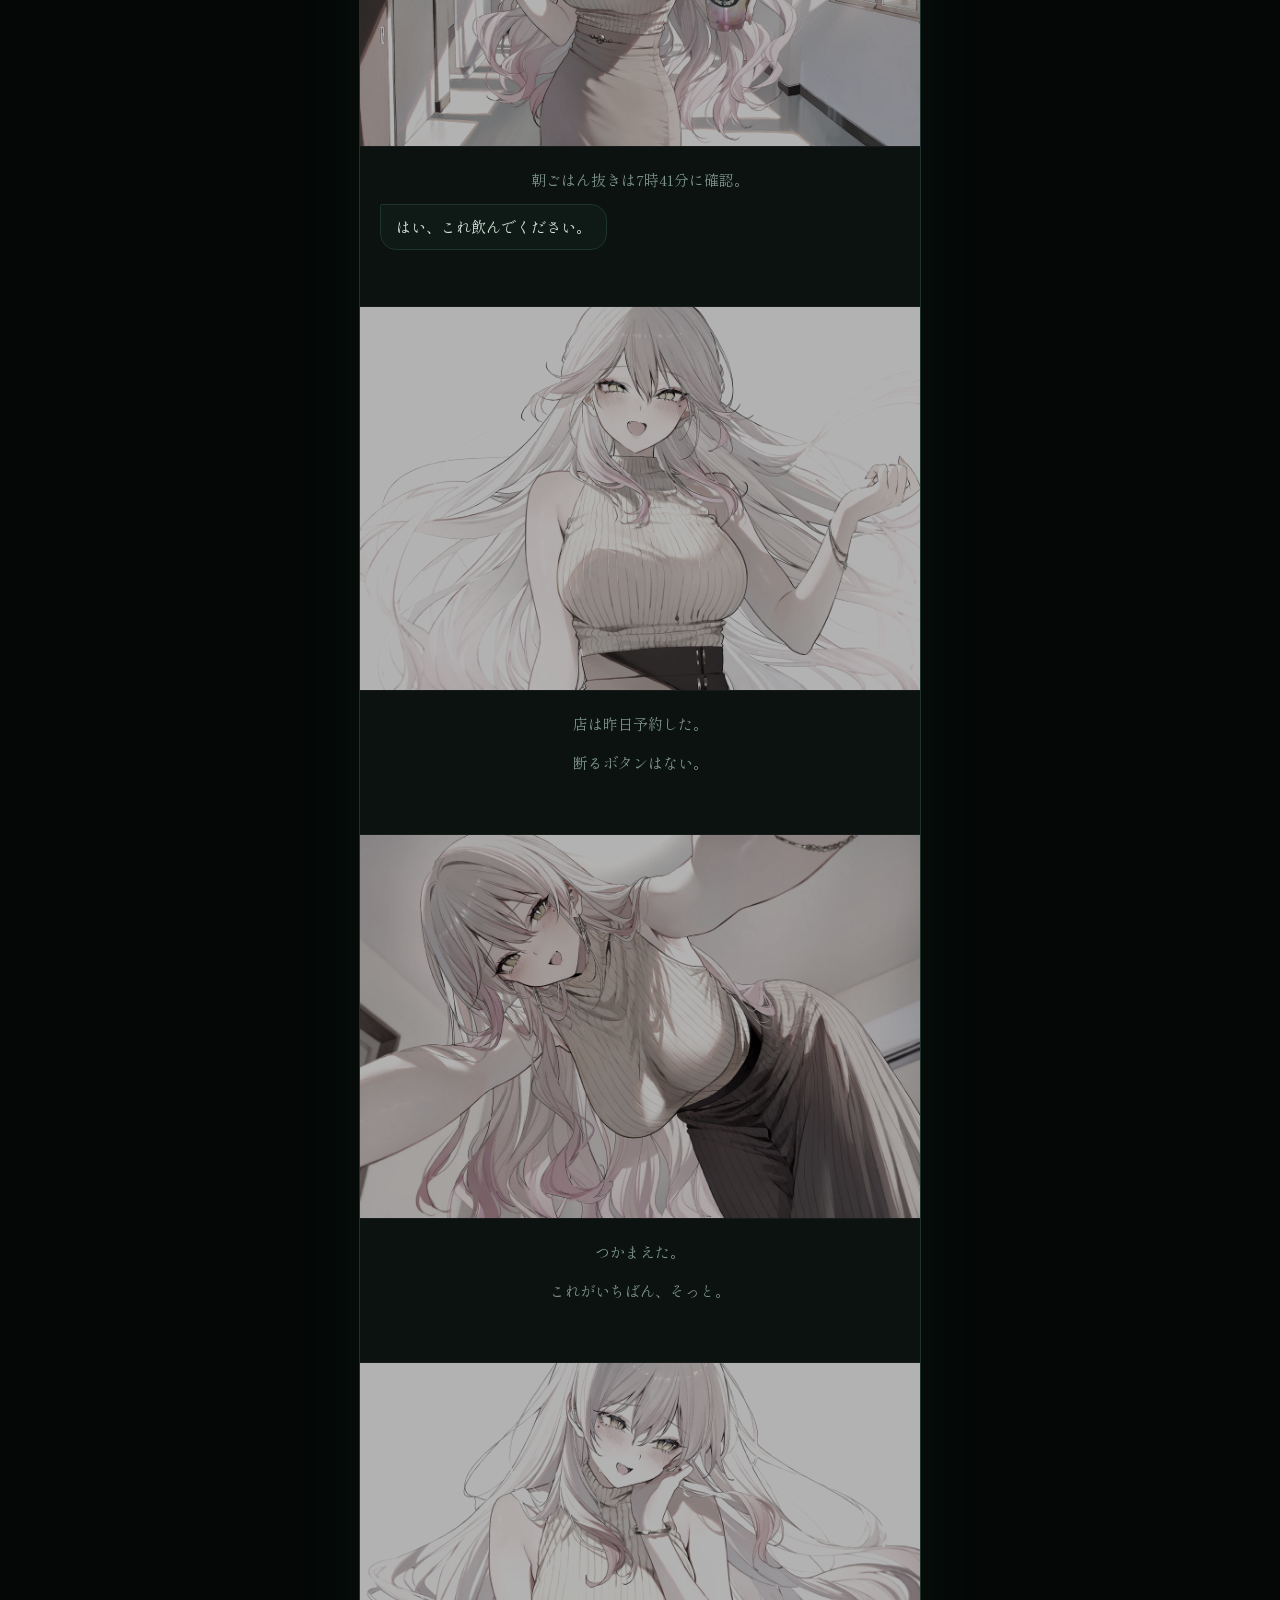
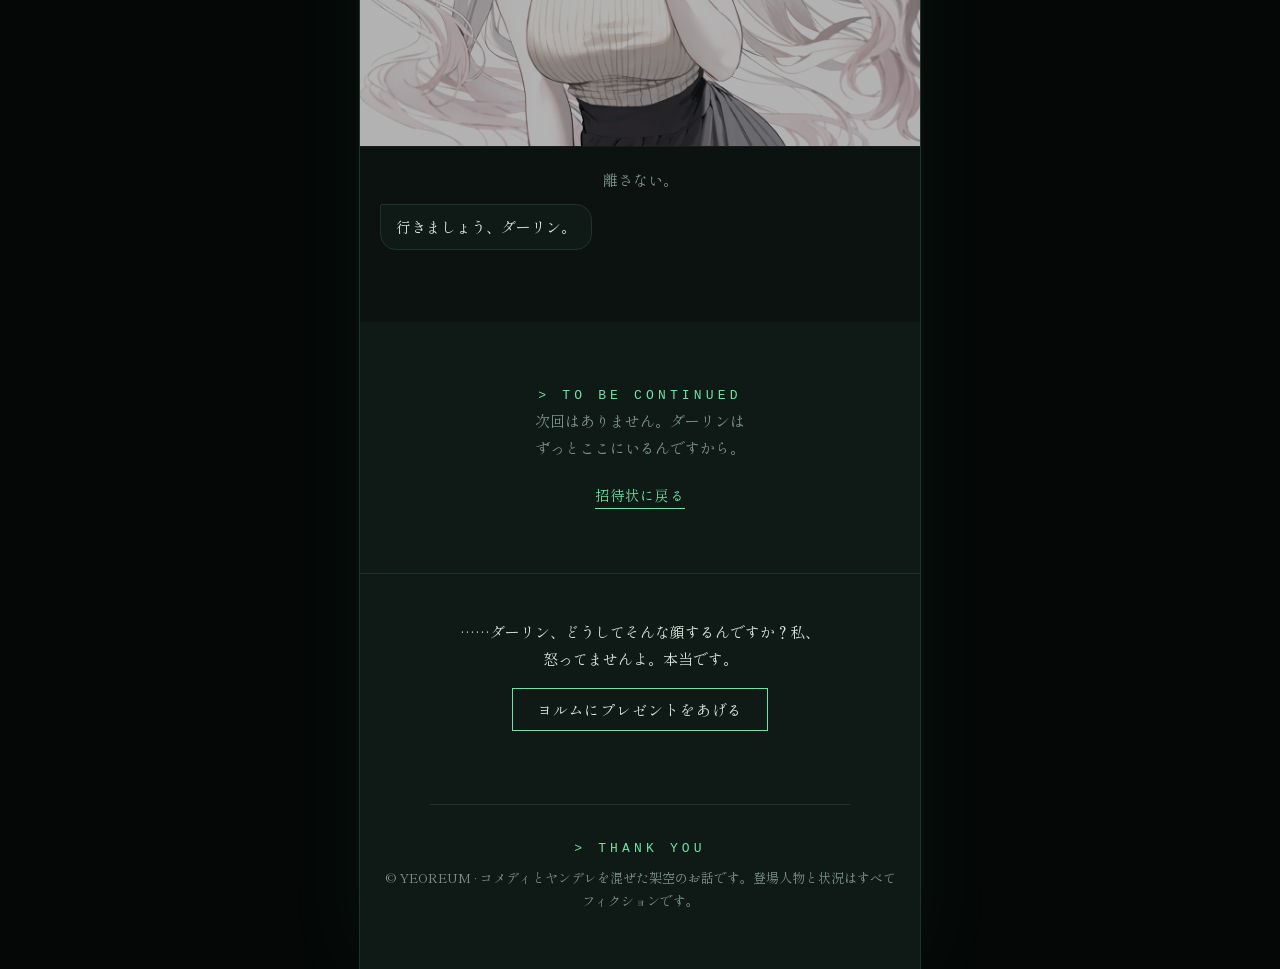
<file: webtoon.html>
<!doctype html>
<html lang="ko">
<head>
<meta charset="utf-8">
<meta name="viewport" content="width=device-width,initial-scale=1,viewport-fit=cover">
<title>웹툰</title>
<meta name="description" content="1화 · 어, 자기야 나왔다! 자기 눈으로 보는 어느 하굣길.">
<meta property="og:type" content="website">
<meta property="og:site_name" content="한여름">
<meta property="og:title" content="웹툰 | 한여름">
<meta property="og:description" content="1화 · 어, 자기야 나왔다! 자기 눈으로 보는 어느 하굣길.">
<meta property="og:image" content="https://0000ff03.github.io/yeoreum/assets/og.jpg">
<meta property="og:image:width" content="1200">
<meta property="og:image:height" content="630">
<meta name="twitter:card" content="summary_large_image">
<meta name="theme-color" content="#fffdf8">
<link rel="icon" href="assets/favicon.svg" type="image/svg+xml">
<link rel="preconnect" href="https://fonts.googleapis.com"><link rel="preconnect" href="https://fonts.gstatic.com" crossorigin><link rel="stylesheet" href="https://fonts.googleapis.com/css2?family=Gowun+Batang:wght@400;700&family=Nanum+Myeongjo:wght@400;700;800&family=Pinyon+Script&display=swap">
<link rel="stylesheet" href="css/style.css?v=5bdc801e">
<script src="js/theme.js?v=5bdc801e"></script>
</head>
<body>
<div class="sheet">
<main>
<section class="sec pad wt-head">
  <p class="eyebrow">Webtoon</p>
  <h2 id="title"></h2>
  <p class="lead" id="lead"></p>
</section>
<div class="wt" id="wt"></div>
<section class="sec pad tint wt-end">
  <p class="eyebrow">To be continued</p>
  <p class="lead" id="end"></p>
  <a class="more" href="index.html">청첩장으로 돌아가기</a>
</section>
</main>
</div>
<script type="module">
import './js/common.js?v=5bdc801e';
import { webtoon, t } from './js/config.js?v=5bdc801e';
import { onTheme } from './js/hidden.js?v=5bdc801e';
const $ = (s) => document.getElementById(s);
const mk = (tag, cls, text) => { const e = document.createElement(tag); if (cls) e.className = cls; if (text != null) e.textContent = text; return e; };
// 테마가 바뀌면 같은 그림에 다른 시점의 글을 다시 붙임
onTheme((watch) => {
  $('title').replaceChildren(mk('small', '', webtoon.ep), watch ? webtoon.titleWatch : webtoon.title);
  $('lead').textContent = watch ? webtoon.leadWatch : webtoon.lead;
  $('end').textContent = watch ? webtoon.endWatch : webtoon.end;
  $('wt').replaceChildren(...webtoon.cuts.map((c, i) => {
    const cut = mk('article', 'cut');
    if (c.src) { const im = mk('img'); if (i > 1) im.loading = 'lazy'; im.src = c.src; im.alt = c.memo; cut.appendChild(im); }
    else { // 그림이 아직 없는 컷은 콘티로 표시
      const ph = mk('div', 'ph'); ph.append(mk('b', '', 'CUT ' + String(i + 1).padStart(2, '0')), mk('span', '', c.memo), mk('small', '', t('그리는 중')));
      cut.appendChild(ph);
    }
    // n: 해설(속마음), y: 여름, u: 자기(독자)
    (watch ? c.watch : c.lines).forEach(([who, text]) => cut.appendChild(mk('p', who, text)));
    return cut;
  }));
});
</script>
</body>
</html>
</file>
<file: css/style.css>
/* 레이아웃: 모바일 청첩장. 가운데 한 장의 종이(최대 560px), 섹션은 위에서 아래로 한 줄. 바깥은 한 톤 어두운 아이보리. */
:root {
  --bg: #ebe2d1; --paper: #fffdf8; --paper2: #f8f2e7; --ink: #3b3128; --mute: #7f7064;
  --gold: #a07f3a; --gold-soft: #efe4cc; --rose: #ad6474; --rose-soft: #f6e8e6; --line: #e3d6bc;
  --serif: 'Nanum Myeongjo', 'Gowun Batang', serif;
  --body: 'Gowun Batang', 'Nanum Myeongjo', serif;
  --script: 'Pinyon Script', 'Nanum Myeongjo', cursive;
  --stage-bg: linear-gradient(180deg, #fbf3e3, #f6e8e6); --glass: rgba(255, 253, 248, .93); --rose-line: #ead0cf;
  color-scheme: light;
}
* { box-sizing: border-box; margin: 0; }
html { scroll-behavior: smooth; }
body { background: var(--bg); color: var(--ink); font-family: var(--body); font-size: 16px; line-height: 1.8; word-break: keep-all; }
body::before { content: ''; position: fixed; inset: 0 0 auto; height: env(safe-area-inset-top, 0px); z-index: 50; background: var(--paper); }
a { color: inherit; text-decoration: none; }
img { max-width: 100%; }
:focus-visible { outline: 2px solid var(--rose); outline-offset: 3px; }

.sheet { max-width: 560px; margin: 0 auto; background: var(--paper); min-height: 100vh; box-shadow: 0 0 0 1px var(--line), 0 30px 80px rgba(80, 60, 30, .12); }
.pad { padding-left: max(24px, env(safe-area-inset-left, 0px)); padding-right: max(24px, env(safe-area-inset-right, 0px)); }

/* 헤더 */
header.top { position: sticky; top: env(safe-area-inset-top, 0px); z-index: 30; background: var(--glass); backdrop-filter: blur(8px); border-bottom: 1px solid var(--line); }
header.top .in { display: flex; flex-direction: column; align-items: center; gap: 2px; padding-block: 10px 6px; }
.brand { font-family: var(--script); font-size: 28px; color: var(--gold); line-height: 1.1; }
nav { display: flex; flex-wrap: wrap; justify-content: center; gap: 0 4px; }
nav a { font-size: 14px; padding: 2px 9px; color: var(--mute); letter-spacing: .04em; border-bottom: 1px solid transparent; }
nav a:hover { color: var(--ink); }
nav a.on { color: var(--ink); border-bottom-color: var(--gold); }

/* 섹션 공통 */
.sec { padding-block: 64px; text-align: center; border-bottom: 1px solid var(--line); }
.sec.tint { background: var(--paper2); }
.eyebrow { font-family: var(--script); font-size: 32px; color: var(--gold); line-height: 1; }
.sec h2 { font-family: var(--serif); font-weight: 700; font-size: 20px; letter-spacing: .14em; margin: 8px 0 30px; text-wrap: balance; }
.lead { color: var(--mute); font-size: 15px; max-width: 34ch; margin: 0 auto 28px; text-wrap: balance; }
.btn { display: inline-block; font: 15px var(--body); padding: 10px 24px; border: 1px solid var(--gold); color: var(--ink); background: transparent; cursor: pointer; letter-spacing: .06em; transition: background .15s, color .15s; }
.btn:hover, .btn[aria-pressed="true"] { background: var(--gold); color: #fff; }
.btn.fill { background: var(--ink); color: var(--paper); border-color: var(--ink); }
.btn.fill:hover { background: var(--gold); border-color: var(--gold); }
.btns { display: flex; gap: 10px; justify-content: center; flex-wrap: wrap; }
.more { display: inline-block; margin-top: 22px; font-size: 14px; color: var(--gold); letter-spacing: .08em; border-bottom: 1px solid var(--gold); }

/* 표지 */
.cover { padding-block: 40px 60px; text-align: center; border-bottom: 1px solid var(--line); }
.cover .std { font-family: var(--script); font-size: 46px; color: var(--gold); line-height: 1.1; }
.cover .sub { font-size: 12px; letter-spacing: .42em; color: var(--mute); margin-top: 4px; }
.arch { width: min(100%, 330px); margin: 26px auto 0; aspect-ratio: 3 / 4; border-radius: 999px 999px 4px 4px; border: 1px solid var(--line); padding: 8px; background: var(--paper); }
.arch img { width: 100%; height: 100%; object-fit: cover; object-position: 50% 18%; border-radius: 999px 999px 2px 2px; display: block; }
.arch .wall { display: block; width: 100%; height: 100%; border-radius: 999px 999px 2px 2px; cursor: zoom-in; }
.arch.sm { width: min(100%, 240px); }
.names { font-family: var(--serif); font-size: 26px; font-weight: 800; margin-top: 28px; letter-spacing: .08em; display: flex; justify-content: center; align-items: center; gap: 14px; }
.names i { font-style: normal; color: var(--rose); font-size: 16px; }
.cover .date { margin-top: 6px; color: var(--mute); letter-spacing: .06em; font-size: 15px; }
.cover h1 { font-family: var(--serif); font-weight: 800; font-size: clamp(25px, 6.4vw, 31px); line-height: 1.5; margin-top: 30px; text-wrap: balance; }
.cover h1 em { font-style: normal; color: var(--rose); }

/* 인사말 */
.poem { line-height: 2.2; }
.poem span { display: block; min-height: 1em; }
.sign { margin-top: 26px; color: var(--mute); font-size: 14px; }
.sign b { color: var(--ink); font-family: var(--serif); font-size: 17px; margin-left: 6px; }

/* 신랑 신부 */
.couple { display: grid; grid-template-columns: repeat(2, minmax(0, 1fr)); gap: 12px; }
.person { border: 1px solid var(--line); padding: 24px 10px 20px; background: var(--paper); }
.person small { display: block; font-size: 12px; letter-spacing: .3em; color: var(--gold); }
.person b { display: block; font-family: var(--serif); font-size: 24px; margin: 4px 0 2px; }
.person span { font-size: 13px; color: var(--mute); }
.person.groom b { color: var(--mute); }

/* 달력 */
.cal-head { font-family: var(--serif); font-size: 20px; font-weight: 700; letter-spacing: .12em; }
.cal { display: grid; grid-template-columns: repeat(7, 1fr); max-width: 360px; margin: 18px auto 0; border-block: 1px solid var(--line); padding-block: 12px; font-variant-numeric: tabular-nums; }
.cal span { display: grid; place-items: center; height: 40px; font-size: 14px; }
.cal .dow { font-size: 12px; color: var(--mute); height: 30px; }
.cal .sun { color: var(--rose); }
.cal .day { position: relative; }
.cal .day b { display: grid; place-items: center; width: 36px; height: 36px; border-radius: 50%; background: var(--rose); color: #fff; font-weight: 400; }
.cal .day::after { content: '♥'; position: absolute; top: -6px; right: 4px; font-size: 11px; color: var(--rose); }
.count { display: flex; justify-content: center; gap: 8px; margin-top: 26px; font-variant-numeric: tabular-nums; }
.count div { min-width: 64px; padding: 8px 4px; border: 1px solid var(--line); background: var(--paper); }
.count b { display: block; font-family: var(--serif); font-size: 24px; line-height: 1.2; }
.count small { font-size: 11px; color: var(--mute); letter-spacing: .15em; }
.dday { margin-top: 18px; font-size: 15px; }
.dday b { color: var(--rose); }

/* 참석 여부 */
.rsvp .reply { margin-top: 20px; min-height: 3.6em; color: var(--rose); }

/* 오시는 길 */
.map { position: relative; height: 230px; border: 1px solid var(--line); overflow: hidden; background: var(--paper2); }
.map::before { content: ''; position: absolute; inset: 0; background: repeating-linear-gradient(0deg, transparent 0 43px, var(--gold-soft) 43px 45px), repeating-linear-gradient(90deg, transparent 0 59px, var(--gold-soft) 59px 61px); }
.map::after { content: ''; position: absolute; left: -10%; right: -10%; top: 58%; height: 16px; background: var(--paper); border-block: 1px solid var(--line); transform: rotate(-14deg); }
.mk { position: absolute; z-index: 2; display: flex; flex-direction: column; align-items: center; gap: 4px; transform: translate(-50%, -50%); font-size: 12px; }
.mk i { width: 14px; height: 14px; border-radius: 50%; background: var(--rose); box-shadow: 0 0 0 3px var(--paper); position: relative; }
.mk i::after { content: ''; position: absolute; inset: -3px; border-radius: 50%; border: 2px solid var(--rose); animation: ping 1.8s ease-out infinite; }
.mk.her i { background: var(--gold); }
.mk.her i::after { display: none; }
.mk span { background: var(--paper); border: 1px solid var(--line); padding: 0 8px; white-space: nowrap; }
@keyframes ping { from { transform: scale(1); opacity: .9; } to { transform: scale(3.2); opacity: 0; } }
.way { margin: 22px auto 26px; max-width: 420px; text-align: left; border-top: 1px solid var(--line); }
.way div { display: grid; grid-template-columns: 64px 1fr; gap: 10px; padding: 10px 2px; border-bottom: 1px solid var(--line); font-size: 15px; }
.way dt { color: var(--gold); font-size: 13px; letter-spacing: .1em; padding-top: 2px; }

/* 갤러리 미리보기 */
.thumbs { display: grid; grid-template-columns: repeat(3, 1fr); gap: 6px; }
.thumbs a { aspect-ratio: 3 / 4; display: grid; place-items: center; overflow: hidden; border: 1px solid var(--line); font-family: var(--serif); font-size: 18px; color: var(--ink); }
.thumbs img { width: 100%; height: 100%; object-fit: cover; }

/* 마음 전하실 곳 */
.gift { max-width: 420px; margin: 0 auto 22px; border-top: 1px solid var(--line); text-align: left; }
.gift div { display: grid; grid-template-columns: 64px 1fr; gap: 10px; padding: 12px 2px; border-bottom: 1px solid var(--line); }
.gift small { color: var(--gold); font-size: 13px; letter-spacing: .1em; padding-top: 2px; }
.gift b { font-family: var(--serif); }
.gift span { display: block; color: var(--mute); font-size: 14px; }
.toast { margin-top: 16px; min-height: 1.8em; color: var(--rose); }

/* 신부 소개 */
.info { max-width: 420px; margin: 0 auto; text-align: left; border-top: 1px solid var(--line); }
.info div { display: grid; grid-template-columns: 92px 1fr; gap: 10px; padding: 11px 2px; border-bottom: 1px solid var(--line); font-size: 15px; }
.info dt { color: var(--gold); font-size: 13px; letter-spacing: .08em; padding-top: 2px; }
.tags { margin-top: 22px; display: flex; flex-wrap: wrap; gap: 6px; justify-content: center; }
.tags span { font-size: 13px; color: var(--mute); border: 1px solid var(--line); padding: 1px 10px; }
/* 신부의 표정 */
.faces { display: grid; grid-template-columns: repeat(3, minmax(0, 1fr)); gap: 8px; text-align: left; }
.faces figure { margin: 0; border: 1px solid var(--line); background: var(--paper); }
.faces .pic { overflow: hidden; background: #fff; }
.faces img { width: 100%; aspect-ratio: 1; object-fit: cover; display: block; transform: scale(1.5); }
.faces figcaption { padding: 8px 9px 10px; border-top: 1px solid var(--line); }
.faces b { display: block; font-family: var(--serif); font-size: 15px; color: var(--rose); }
.faces span { display: block; font-size: 12px; line-height: 1.55; color: var(--mute); }
@media (max-width: 420px) { .faces { grid-template-columns: 1fr 1fr; } }
:root[data-theme="watch"] .faces img { filter: grayscale(.7) contrast(1.1) brightness(.75); }
.traits { display: grid; grid-template-columns: repeat(2, minmax(0, 1fr)); gap: 10px; text-align: left; }
.traits div { border: 1px solid var(--line); border-top: 2px solid var(--gold); padding: 16px 14px; background: var(--paper); }
.traits b { display: block; overflow-wrap: anywhere; font-family: var(--serif); font-size: 17px; color: var(--rose); margin-bottom: 4px; }
.traits p { font-size: 14px; color: var(--mute); line-height: 1.7; }
.trans { max-width: 380px; margin: 0 auto; display: grid; gap: 2px; }
.trans div { display: flex; align-items: baseline; gap: 8px; padding: 6px 0; }
.trans s { color: var(--mute); text-decoration-color: var(--rose); }
.trans i { flex: 1; border-bottom: 1px dotted var(--gold); transform: translateY(-4px); }
.trans b { color: var(--rose); font-weight: 400; }
.check { list-style: none; padding: 0; max-width: 380px; margin: 0 auto; display: grid; gap: 8px; text-align: left; }
.check li { display: flex; gap: 12px; align-items: center; padding: 8px 12px; border: 1px solid var(--line); background: var(--paper); font-size: 15px; }
.check li::before { content: '✓'; color: var(--gold); font-weight: 700; }
.note { margin-top: 16px; color: var(--rose); font-size: 15px; }
.habits { list-style: none; padding: 0; display: grid; gap: 10px; }
.habits li::before { content: '♡ '; color: var(--rose); }
.story { list-style: none; padding: 0; position: relative; display: grid; gap: 30px; }
.story::before { content: ''; position: absolute; left: 50%; top: 6px; bottom: 6px; width: 1px; background: var(--line); }
.story li { position: relative; background: var(--paper2); padding: 6px 0; }
.sec:not(.tint) .story li { background: var(--paper); }
.story b { display: block; font-family: var(--serif); font-size: 18px; }
.story span { color: var(--mute); font-size: 14px; }

/* 신혼집 (3D) */
.stage3d { position: relative; aspect-ratio: 1 / 1; width: 100%; border: 1px solid var(--line); overflow: hidden; background: var(--stage-bg); touch-action: pan-y; }
.stage3d canvas { width: 100%; height: 100%; display: block; cursor: grab; }
.stage3d .hint { position: absolute; left: 50%; bottom: 10px; transform: translateX(-50%); font-size: 12px; letter-spacing: .1em; color: var(--mute); background: var(--glass); padding: 0 12px; pointer-events: none; white-space: nowrap; }
.pin { position: absolute; width: 28px; height: 28px; margin: -14px 0 0 -14px; border-radius: 50%; border: 2px solid #fff; background: var(--gold); color: #fff; font: 13px var(--body); cursor: pointer; display: grid; place-items: center; padding: 0; box-shadow: 0 2px 6px rgba(80, 60, 30, .3); animation: pulse 2.2s infinite; }
.pin.on { background: var(--rose); animation: none; transform: scale(1.2); }
@keyframes pulse { 0%, 100% { transform: scale(1); } 50% { transform: scale(1.15); } }
.list { display: flex; flex-wrap: wrap; gap: 6px; justify-content: center; margin: 20px 0; }
.list button { font: 13px var(--body); padding: 4px 12px; border: 1px solid var(--line); background: var(--paper); color: var(--ink); cursor: pointer; }
.list button.on { border-color: var(--rose); color: var(--rose); }
.say { border: 1px solid var(--line); background: var(--paper2); padding: 20px 18px; min-height: 130px; }
.say b { display: block; font-family: var(--serif); font-size: 18px; color: var(--rose); margin-bottom: 6px; }

/* 연락하기 (채팅) */
.chat { border: 1px solid var(--line); display: flex; flex-direction: column; height: min(620px, 74vh); text-align: left; background: var(--paper); }
.chat .bar { display: flex; align-items: center; gap: 12px; padding: 10px 14px; border-bottom: 1px solid var(--line); background: var(--paper2); }
.chat .bar b { display: block; font-family: var(--serif); font-size: 16px; line-height: 1.3; }
.chat .bar small { display: block; font-size: 12px; color: var(--mute); }
.chat .reset { margin-left: auto; padding: 4px 12px; font-size: 13px; }
.ava { width: 40px; height: 40px; border-radius: 50%; border: 1px solid var(--line); background-repeat: no-repeat; background-color: #fff; flex: none; }
.log { flex: 1; overflow-y: auto; padding: 16px 12px; display: flex; flex-direction: column; gap: 8px; scrollbar-width: none; }
.log::-webkit-scrollbar { display: none; }
.row { display: flex; gap: 8px; align-items: flex-end; animation: pop .22s ease; }
.row.u { justify-content: flex-end; }
.row .ava { width: 44px; height: 44px; }
.row .ava.ghost { visibility: hidden; }
.msg { max-width: 80%; padding: 8px 14px; border: 1px solid var(--line); font-size: 15px; line-height: 1.65; }
.row.c .msg { background: var(--paper2); }
.row.u .msg { background: var(--rose-soft); border-color: var(--rose-line); }
.act, .typing { align-self: flex-start; padding-left: 52px; font-size: 13px; color: var(--mute); animation: pop .22s ease; }
.act::before { content: '— '; color: var(--gold); }
.choices { padding: 10px; border-top: 1px solid var(--line); display: flex; gap: 6px; flex-wrap: wrap; max-height: 170px; overflow-y: auto; min-height: 60px; background: var(--paper2); }
.choices .btn { font-size: 13px; padding: 5px 12px; text-align: left; background: var(--paper); }
.choices .btn:hover { background: var(--gold); }
@keyframes pop { from { opacity: 0; transform: translateY(5px); } to { opacity: 1; transform: none; } }

/* 갤러리 */
.gal { display: grid; grid-template-columns: 1fr 1fr; gap: 8px; }
.gal button { position: relative; aspect-ratio: 3 / 2; border: 1px solid var(--line); padding: 0; cursor: zoom-in; overflow: hidden; background: var(--paper2); font: inherit; color: var(--ink); }
.gal button.wide { grid-column: 1 / -1; }
.gal button:disabled { cursor: default; }
.gal .lock { background: repeating-linear-gradient(135deg, var(--paper2) 0 10px, var(--paper) 10px 20px); color: var(--gold); }
.gal img { width: 100%; height: 100%; object-fit: cover; display: block; }
.gal .tile { display: grid; place-items: center; width: 100%; height: 100%; font-family: var(--serif); font-size: 26px; }
.gal .cap { position: absolute; left: 0; right: 0; bottom: 0; padding: 6px 8px; font-size: 13px; background: var(--glass); border-top: 1px solid var(--line); }
.lightbox { position: fixed; inset: 0; z-index: 60; display: grid; place-items: center; padding: 20px; background: rgba(40, 30, 22, .78); }
.lightbox .big { position: relative; width: min(100%, 720px); background: var(--paper); padding: 12px 12px 48px; }
.lightbox .big img { width: 100%; display: block; }
.lightbox .tile { min-height: 380px; display: grid; place-items: center; font-family: var(--serif); font-size: 34px; }
.lightbox .cap { position: absolute; left: 0; right: 0; bottom: 12px; text-align: center; font-family: var(--serif); }

/* 푸터 */
footer { padding: 44px 24px 56px; text-align: center; color: var(--mute); font-size: 13px; background: var(--paper2); }
footer .eyebrow { display: block; margin-bottom: 6px; }
footer p + p { margin-top: 4px; }

/* 수집품 전시실 */
.stage3d.case { aspect-ratio: 4 / 5; }
.placard { margin-top: 4px; border: 1px solid var(--line); border-top: 2px solid var(--gold); background: var(--paper2); padding: 22px 18px 20px; }
.placard small { display: block; font-size: 12px; letter-spacing: .3em; color: var(--gold); }
.placard > b { display: block; font-family: var(--serif); font-size: 20px; margin: 4px 0 14px; }
.placard .info div { grid-template-columns: 76px 1fr; }
.placard .quote { margin-top: 16px; color: var(--rose); font-size: 15px; text-wrap: pretty; }
.placard .quote::before { content: '“'; }
.placard .quote::after { content: '”'; }

/* 히든 테마 부품 (기본 테마에서는 숨김) */
.rec, .giftback, .choices[hidden] { display: none; }
.btns { position: relative; }
.btn.gone { visibility: hidden; }
.shard { position: absolute; pointer-events: none; animation: shatter .95s cubic-bezier(.5, 0, .9, .5) forwards; }
@keyframes shatter { 0% { transform: none; opacity: 1; } 12% { transform: translate(calc(var(--dx) * .08), -4px); opacity: 1; } 100% { transform: translate(var(--dx), 170px) rotate(var(--rot)); opacity: 0; } }
@media (prefers-reduced-motion: reduce) { .shard { display: none; } }
.glitch { position: fixed; inset: 0; z-index: 70; display: grid; place-content: center; gap: 10px; padding: 24px; text-align: center; background: #040706; color: #d5e6dc; font-family: var(--serif); font-size: 19px; cursor: pointer; animation: glitch-in .5s steps(6); transition: opacity .5s; }
.glitch p { animation: glitch-line .6s ease both; text-wrap: balance; }
.glitch p + p { color: #ff4f7b; animation-delay: 1.1s; }
.glitch.out { opacity: 0; pointer-events: none; }
@keyframes glitch-in { 0% { opacity: 0; } 30% { opacity: 1; } 45% { opacity: .2; } 60% { opacity: 1; } 75% { opacity: .5; } 100% { opacity: 1; } }
@keyframes glitch-line { from { opacity: 0; transform: translateY(6px); } to { opacity: 1; transform: none; } }

/* 히든 테마: 감시 모드 */
:root[data-theme="watch"] {
  --bg: #040706; --paper: #0b1210; --paper2: #0f1916; --ink: #d5e6dc; --mute: #7c948a;
  --gold: #6fe3a1; --gold-soft: #12261f; --rose: #ff4f7b; --rose-soft: #2a1119; --line: #1d342c;
  --script: ui-monospace, 'Cascadia Mono', Consolas, 'Courier New', monospace;
  --stage-bg: linear-gradient(180deg, #0a1512, #150b10); --glass: rgba(11, 18, 16, .93); --rose-line: #4a1c2a;
  color-scheme: dark;
}
:root[data-theme="watch"] body::after { content: ''; position: fixed; inset: 0; z-index: 55; pointer-events: none; background: repeating-linear-gradient(0deg, rgba(0, 0, 0, .22) 0 1px, transparent 1px 3px), radial-gradient(ellipse at center, transparent 55%, rgba(0, 0, 0, .55)); }
:root[data-theme="watch"] .sheet { box-shadow: 0 0 0 1px var(--line), 0 0 80px rgba(111, 227, 161, .06); }
:root[data-theme="watch"] .eyebrow { font-size: 13px; letter-spacing: .32em; text-transform: uppercase; line-height: 1.6; }
:root[data-theme="watch"] .eyebrow::before { content: '> '; }
:root[data-theme="watch"] .brand { font-size: 15px; letter-spacing: .28em; text-transform: uppercase; line-height: 1.9; }
:root[data-theme="watch"] .cover .std { font-size: 24px; letter-spacing: .2em; text-transform: uppercase; line-height: 1.6; }
:root[data-theme="watch"] img { filter: grayscale(.75) contrast(1.15) brightness(.78); }
:root[data-theme="watch"] .ava { filter: grayscale(.75) contrast(1.15) brightness(.8); }
:root[data-theme="watch"] .stage3d canvas { filter: grayscale(.55) contrast(1.2) brightness(.62) sepia(.25) hue-rotate(85deg); }
:root[data-theme="watch"] .thumbs a:not(:has(img)), :root[data-theme="watch"] .tile { filter: brightness(.3) saturate(.5); color: #fff; }
:root[data-theme="watch"] .btn:hover, :root[data-theme="watch"] .btn[aria-pressed="true"], :root[data-theme="watch"] .choices .btn:hover { color: #04110b; }
:root[data-theme="watch"] .btn.fill:hover { color: #04110b; }
:root[data-theme="watch"] .pin { border-color: #04110b; color: #04110b; }
:root[data-theme="watch"] .pin.on { color: #fff; }
:root[data-theme="watch"] .rec { display: flex; align-items: center; gap: 6px; position: fixed; z-index: 56; top: calc(env(safe-area-inset-top, 0px) + 4px); right: max(8px, calc(50% - 272px)); font: 10px/1.6 var(--script); letter-spacing: .08em; color: var(--rose); pointer-events: none; }
:root[data-theme="watch"] .rec i { width: 7px; height: 7px; border-radius: 50%; background: var(--rose); animation: blink 1.2s steps(2) infinite; }
@keyframes blink { 50% { opacity: .15; } }
:root[data-theme="watch"] .giftback { display: block; margin: 0 auto 34px; padding-bottom: 30px; max-width: 420px; border-bottom: 1px solid var(--line); font-size: 15px; color: var(--ink); }
.giftback .btn { margin-top: 16px; }

@media (max-width: 400px) {
  .count div { min-width: 0; flex: 1; }
  nav a { padding: 2px 5px; font-size: 13px; letter-spacing: 0; }
  header.top .pad { padding-inline: 10px; }
  :root[data-theme="watch"] .rec span { display: none; }
}
@media (prefers-reduced-motion: reduce) { * { animation: none !important; transition: none !important; } html { scroll-behavior: auto; } }
.lightbox[hidden] { display: none; }
.empty { margin: auto; text-align: center; font-size: 13px; color: var(--mute); padding: 0 20px; }

/* 웹툰 */
.wt-head h2 small { display: block; font-size: 13px; letter-spacing: .2em; color: var(--gold); margin-bottom: 6px; }
.wt-head .lead { margin-bottom: 0; }
.wt { display: flex; flex-direction: column; gap: 56px; padding: 8px 0 72px; }
.cut { display: flex; flex-direction: column; gap: 10px; }
.cut img { width: 100%; height: auto; aspect-ratio: auto 1216 / 832; display: block; border-block: 1px solid var(--line); margin-bottom: 8px; }
.cut .ph { aspect-ratio: 3 / 2; margin: 0 20px 8px; display: grid; place-content: center; gap: 6px; text-align: center; border: 1px dashed var(--gold); background: repeating-linear-gradient(135deg, var(--paper2) 0 10px, var(--paper) 10px 20px); }
.cut .ph b { font-family: var(--serif); letter-spacing: .2em; color: var(--gold); }
.cut .ph span { padding: 0 20px; font-size: 15px; }
.cut .ph small { color: var(--mute); font-size: 12px; }
.cut p { margin: 0 20px; max-width: 78%; padding: 9px 15px; border: 1px solid var(--line); font-size: 15px; line-height: 1.7; }
.cut p.y { align-self: flex-start; background: var(--paper2); border-radius: 2px 16px 16px 16px; }
.cut p.u { align-self: flex-end; background: var(--rose-soft); border-color: var(--rose-line); border-radius: 16px 2px 16px 16px; }
.cut p.n { align-self: center; max-width: 86%; border: 0; padding: 2px 0; text-align: center; font-family: var(--serif); color: var(--mute); }
.wt-end .lead { margin-bottom: 0; }
:root[data-theme="watch"] .cut img { filter: grayscale(.7) contrast(1.1) brightness(.7); }

/* 언어 고르기 (헤더 왼쪽 위) */
header.top .in { position: relative; }
.langs { position: absolute; left: 10px; top: 7px; display: flex; gap: 2px; font-family: var(--body); font-size: 11px; line-height: 1.6; }
.langs a { padding: 1px 5px; color: var(--mute); border: 1px solid transparent; }
.langs a:hover { color: var(--ink); }
.langs a.on { color: var(--ink); border-color: var(--line); }
/* 번역이 끝날 때까지 본문을 가림 (theme.js가 붙였다가 common.js가 뗌) */
:root[data-i18n="wait"] .sheet { visibility: hidden; }
/* 일본어: 글꼴과 줄바꿈 */
:root:lang(ja) { --serif: 'Shippori Mincho', 'Nanum Myeongjo', serif; --body: 'Shippori Mincho', 'Gowun Batang', serif; }
:root:lang(ja) body { word-break: normal; line-break: strict; }
@supports (word-break: auto-phrase) { :root:lang(ja) body { word-break: auto-phrase; } }
:root:lang(en) .sec h2 { letter-spacing: .06em; }
/* 영어: 긴 낱말이 칸을 넘지 않게 */
:root:lang(en) .names { letter-spacing: .03em; gap: 10px; font-size: clamp(21px, 6.6vw, 26px); }
:root:lang(en) .person b, :root:lang(ja) .person b { font-size: clamp(15px, 4.9vw, 20px); }
:root:lang(ja) .faces span { word-break: normal; overflow-wrap: anywhere; }
:root:lang(en) .way div { grid-template-columns: 76px 1fr; }
</file>
<file: css/wall.css>
/* 움직이는 일러스트 무대. .wall 안에 배경·캐릭터·햇살·빛먼지가 겹쳐 쌓인다 (js/wallpaper.js의 mountScene이 채움). */
.wall { position: relative; overflow: hidden; background: #1a1711; }
.wall > .bg { position: absolute; inset: -4%; background: url(../assets/wall/bg.webp) center / cover; will-change: transform; }
.wall > canvas { position: absolute; inset: 0; width: 100%; height: 100%; display: block; }
.wall > .motes { pointer-events: none; mix-blend-mode: screen; }
/* 캐릭터 위로도 지나가는 햇살 (오른쪽 위에서 왼쪽 아래로) */
.wall > .rays { position: absolute; inset: -30%; pointer-events: none; mix-blend-mode: screen; opacity: .5;
  background: repeating-linear-gradient(127deg, transparent 0 5%, rgba(255, 226, 170, .16) 6.5% 8%, transparent 9.5% 15%, rgba(255, 232, 190, .10) 16% 19%, transparent 21% 27%);
  -webkit-mask-image: linear-gradient(215deg, #000 5%, rgba(0, 0, 0, .55) 45%, transparent 80%); mask-image: linear-gradient(215deg, #000 5%, rgba(0, 0, 0, .55) 45%, transparent 80%);
  animation: wall-rays 9s ease-in-out infinite alternate; }
@keyframes wall-rays { from { opacity: .32; transform: translateX(-1.2%); } to { opacity: .58; transform: translateX(1.2%); } }
.wall > .vig { position: absolute; inset: 0; pointer-events: none; background: radial-gradient(ellipse at 50% 42%, transparent 52%, rgba(20, 14, 6, .5)); }

/* 히든 테마: 같은 장면을 감시 카메라 화면처럼 */
:root[data-theme="watch"] .wall > .bg { filter: grayscale(.7) brightness(.42) contrast(1.2) sepia(.3) hue-rotate(80deg); }
:root[data-theme="watch"] .wall > .rays { display: none; }
/* 히든 테마에서는 신부가 사라지고 빈 식장만 남는다 */
.wall > .char { transition: opacity 1.4s ease; }
:root[data-theme="watch"] .wall > .char { opacity: 0; }
:root[data-theme="watch"] .wall::after { content: ''; position: absolute; inset: 0; pointer-events: none; background: repeating-linear-gradient(0deg, rgba(0, 0, 0, .24) 0 1px, transparent 1px 3px); }
@media (prefers-reduced-motion: reduce) { .wall > .rays { animation: none; } }
</file>
